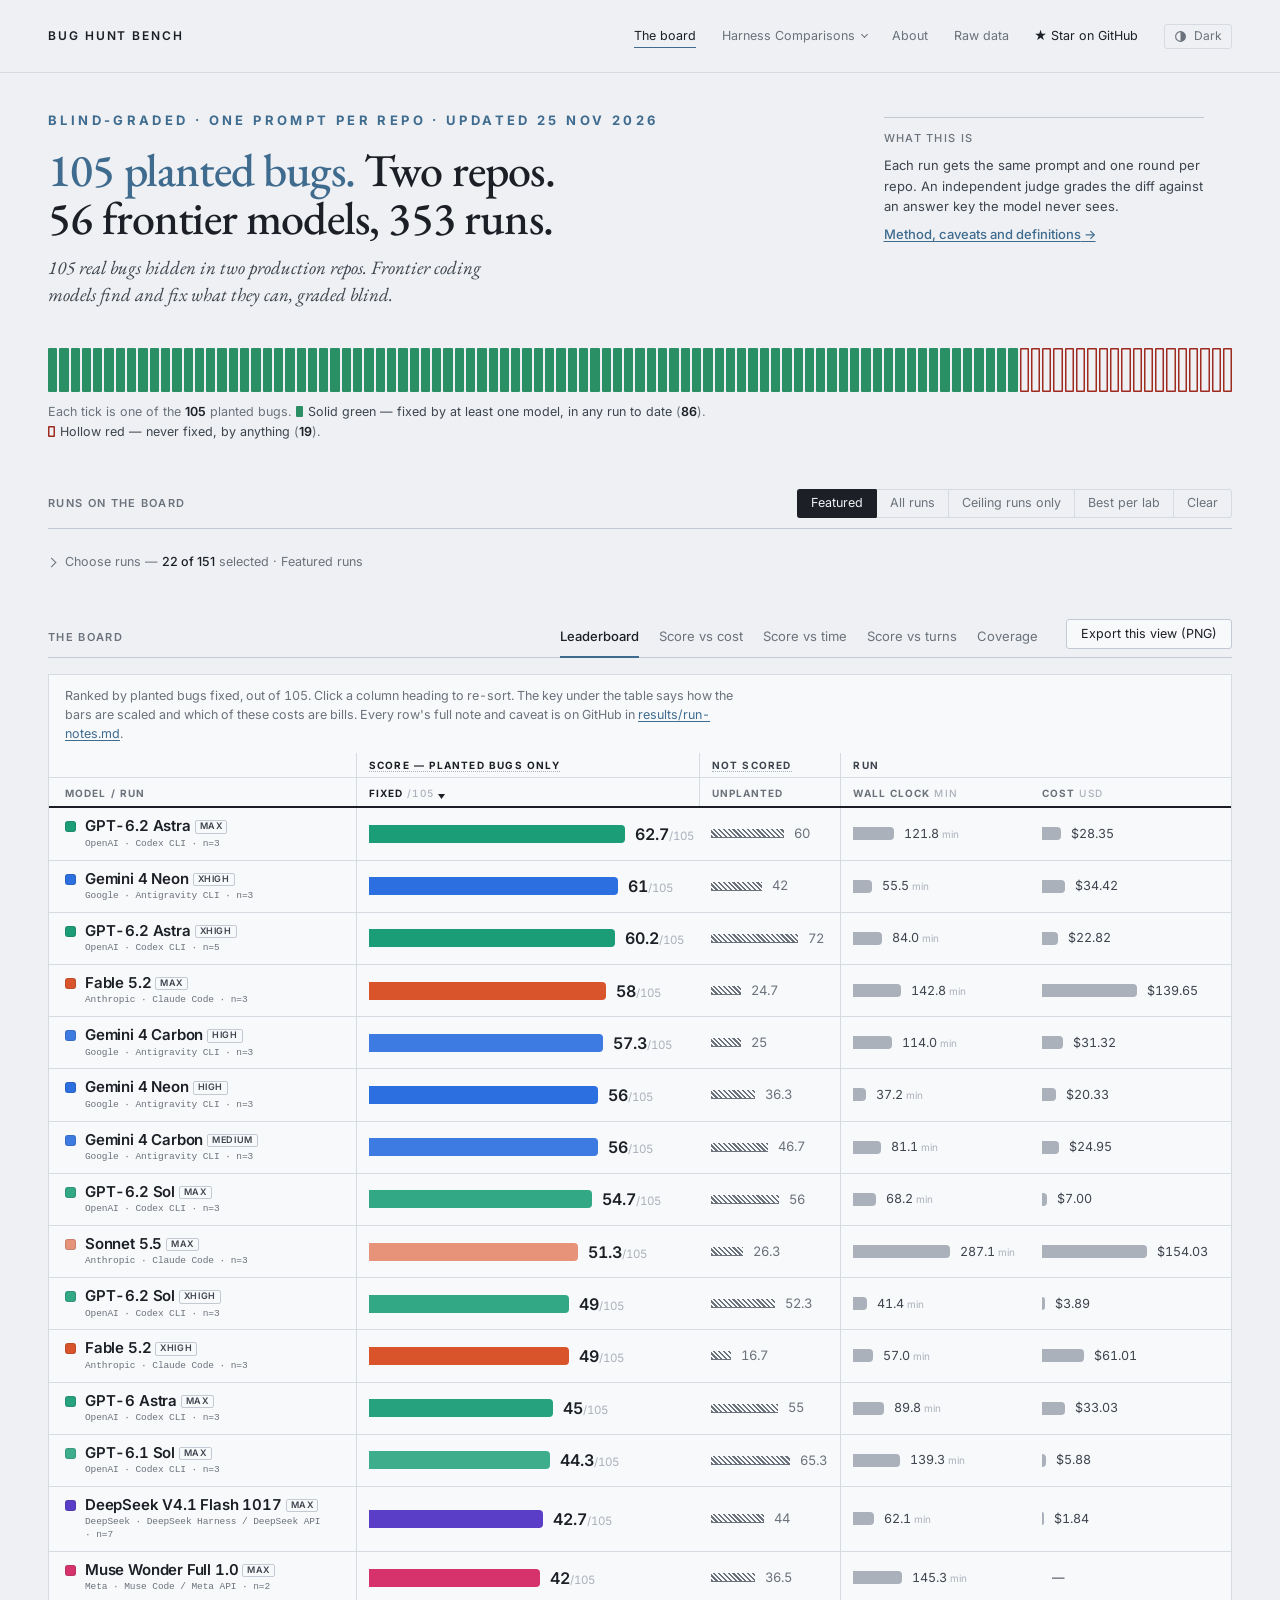
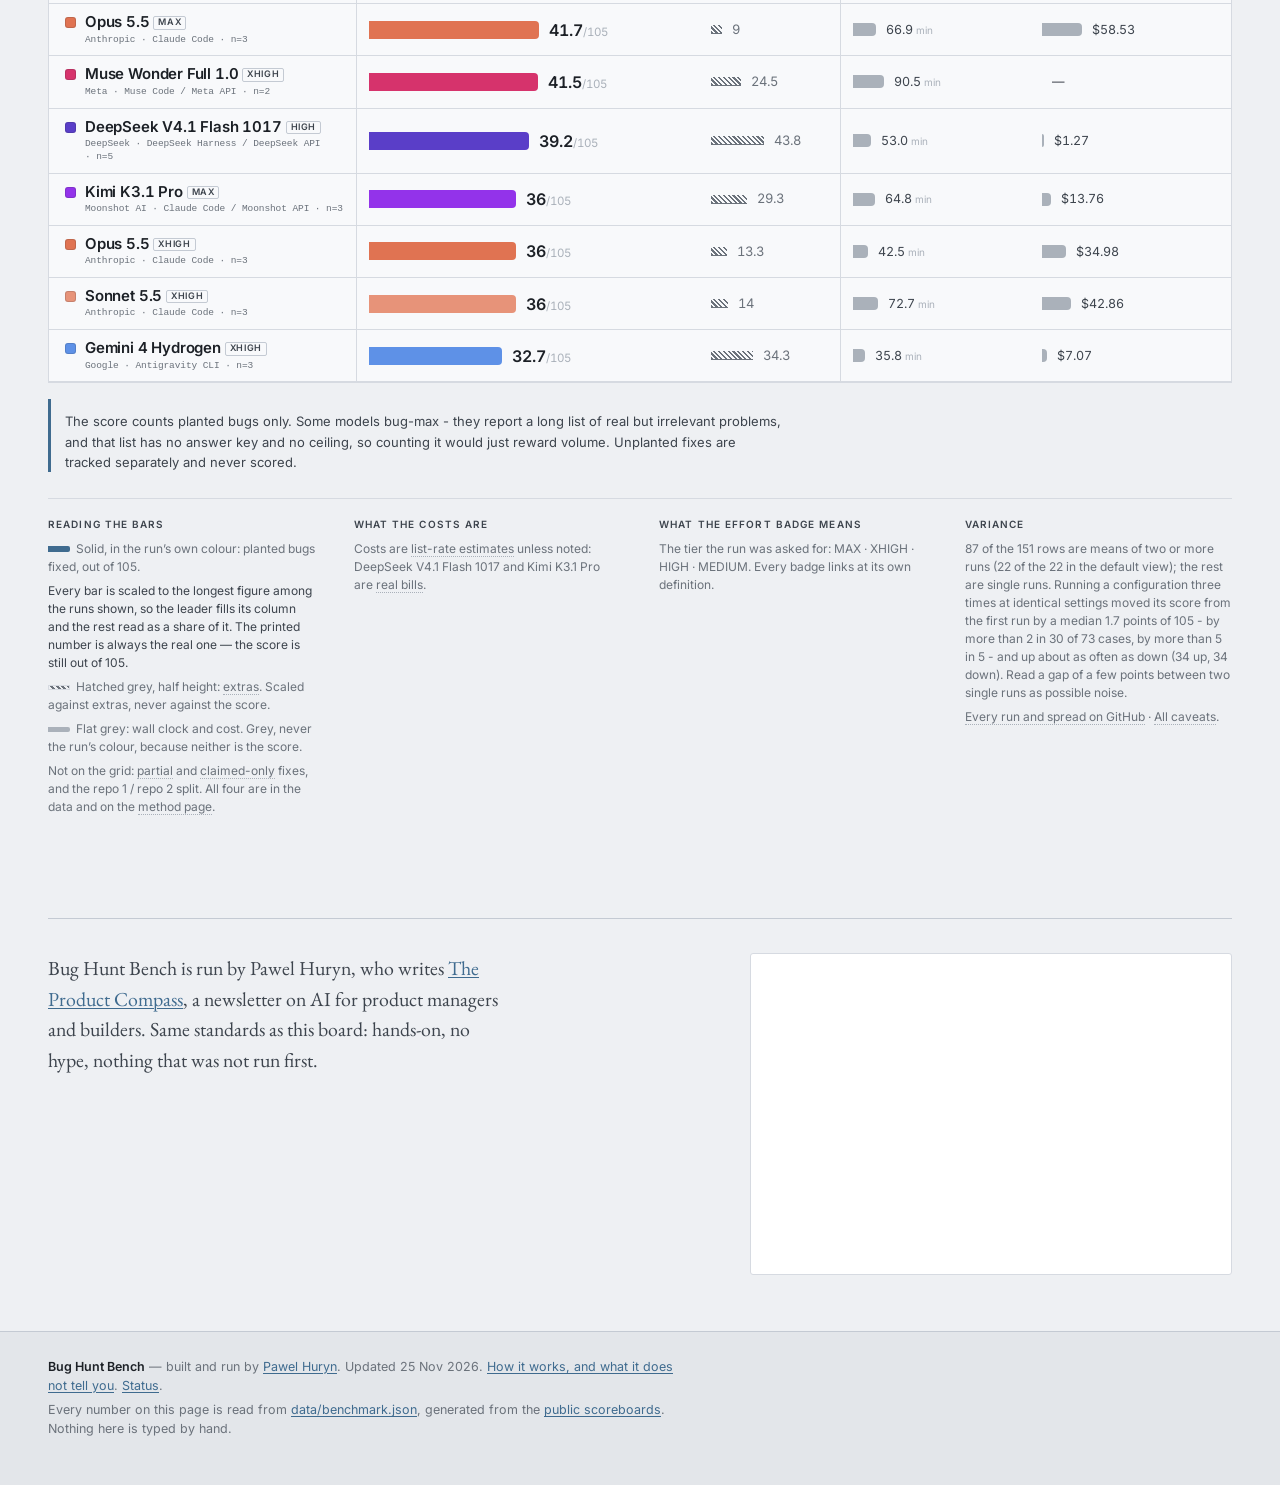
<file: index.html>
<!doctype html>
<html lang="en">
<head>
<meta charset="utf-8">
<meta name="viewport" content="width=device-width, initial-scale=1">
<title>Bug Hunt Bench — frontier coding models against real planted bugs</title>
<meta name="description" content="A blind-graded benchmark of frontier coding models on real bugs planted in two production codebases. The score counts planted bugs only; extra fixes are tracked separately and never added.">
<link rel="canonical" href="https://bughunt.productcompass.pm/">
<meta name="color-scheme" content="light dark">
<!-- theme-boot.js rewrites this to the dark surface when the dark theme is on -->
<meta name="theme-color" content="#eef0f3">
<meta name="author" content="Pawel Huryn">

<!-- The one classic, render-blocking script on the page: it stamps the theme on
     <html> before the first paint, so a dark-theme visitor never sees a white
     flash. It is a file rather than an inline block because the CSP has no
     'unsafe-inline'. -->
<script src="/assets/js/theme-boot.js?v=5919157f8a"></script>

<meta property="og:type" content="website">
<meta property="og:site_name" content="Bug Hunt Bench">
<meta property="og:title" content="Bug Hunt Bench — frontier coding models against real planted bugs">
<meta property="og:description" content="A blind-graded benchmark of frontier coding models on real bugs planted in two production codebases. The score counts planted bugs only; extra fixes are tracked separately and never added.">
<meta property="og:url" content="https://bughunt.productcompass.pm/">
<meta property="og:image" content="https://bughunt.productcompass.pm/og-image.png?v=2026-11-25-6be7d093">
<meta property="og:image:width" content="1200">
<meta property="og:image:height" content="630">
<meta property="og:image:alt" content="Bug Hunt Bench leaderboard">
<meta name="twitter:card" content="summary_large_image">
<meta name="twitter:title" content="Bug Hunt Bench — frontier coding models against real planted bugs">
<meta name="twitter:description" content="A blind-graded benchmark of frontier coding models on real bugs planted in two production codebases. The score counts planted bugs only.">
<meta name="twitter:image" content="https://bughunt.productcompass.pm/og-image.png?v=2026-11-25-6be7d093">
<meta name="twitter:creator" content="@PawelHuryn">

<link rel="icon" href="/assets/favicon.svg" type="image/svg+xml">
<link rel="icon" href="/assets/favicon-32.png" sizes="32x32" type="image/png">
<link rel="apple-touch-icon" href="/assets/apple-touch-icon.png">
<link rel="preconnect" href="https://fonts.googleapis.com">
<link rel="preconnect" href="https://fonts.gstatic.com" crossorigin>
<link rel="stylesheet" href="https://fonts.googleapis.com/css2?family=EB+Garamond:ital,wght@0,400;0,500;1,400&amp;family=Inter:wght@400;500;600&amp;display=swap">
<link rel="stylesheet" href="/assets/css/site.css?v=5919157f8a">

<!-- dateModified and url are patched at runtime from data/benchmark.json; keep the static values in sync anyway. -->
<script type="application/ld+json" id="dataset-schema">
{
  "@context": "https://schema.org",
  "@type": "Dataset",
  "name": "Bug Hunt Bench",
  "alternateName": "Bug Hunt Bench coding-model benchmark",
  "description": "A blind-graded benchmark of frontier coding models on real bugs planted in two production codebases: a TypeScript VS Code extension and a React/Supabase LMS. Each run gets one round per repo, and an independent judge grades the resulting diff against a withheld answer key. The headline score counts planted bugs only.",
  "url": "https://bughunt.productcompass.pm/",
  "sameAs": "https://github.com/phuryn/bug-hunt-bench",
  "license": "https://opensource.org/licenses/MIT",
  "isAccessibleForFree": true,
  "dateModified": "2026-08-25",
  "keywords": ["coding models", "AI benchmark", "bug fixing", "software engineering agents", "blind grading"],
  "creator": {
    "@type": "Person",
    "name": "Pawel Huryn",
    "url": "https://www.productcompass.pm",
    "sameAs": ["https://x.com/PawelHuryn", "https://www.linkedin.com/in/pawel-huryn"]
  },
  "distribution": {
    "@type": "DataDownload",
    "encodingFormat": "application/json",
    "contentUrl": "https://bughunt.productcompass.pm/data/benchmark.json"
  },
  "measurementTechnique": "Blind grading of model-produced diffs against a withheld answer key",
  "variableMeasured": [
    { "@type": "PropertyValue", "name": "fixed", "description": "Planted bugs fixed and verified against the withheld answer key. The only number in the score.", "minValue": 0, "maxValue": 105 },
    { "@type": "PropertyValue", "name": "partial", "description": "The defect was addressed but not fully closed. Not counted in the score." },
    { "@type": "PropertyValue", "name": "claimed_only", "description": "The model reported a fix that its diff does not deliver." },
    { "@type": "PropertyValue", "name": "extras", "description": "Genuine defects fixed that were never planted. Real work, deliberately kept out of the score." },
    { "@type": "PropertyValue", "name": "wall_min", "description": "Wall-clock minutes for the run: repo 1 plus repo 2 agent time, dependency install excluded.", "unitText": "minute" },
    { "@type": "PropertyValue", "name": "cost_usd", "description": "Run cost in US dollars, tagged by kind: an actual bill, a list-rate estimate, a reconstructed floor, or free.", "unitText": "USD" }
  ]
}
</script>
<script type="module" src="/assets/js/main.js?v=5919157f8a"></script>
<!-- Microsoft Clarity analytics. A file, not an inline block: the CSP has no 'unsafe-inline'. -->
<script src="/assets/js/clarity.js?v=5919157f8a" async></script>
</head>
<body>
<a class="skip-link" href="#leaderboard">Skip to the leaderboard</a>

<header class="masthead">
  <div class="wrap masthead__inner">
    <span class="wordmark" aria-current="page">Bug&nbsp;Hunt&nbsp;Bench</span>
    <div class="masthead__right">
      <nav class="masthead__nav" aria-label="Sections">
        <a href="#leaderboard" aria-current="page">The board</a>
        <details class="navmenu">
          <summary>Harness Comparisons</summary>
          <div class="navmenu__panel">
            <div class="navmenu__group">
              <p class="navmenu__bench">Bug Hunt Bench</p>
              <a class="navmenu__item" href="/harness/bug-hunt-bench-deepseek-v4-1-flash-1017" data-board-comparison>
                <span class="navmenu__title">DeepSeek V4.1 Flash 1017</span>
                <span class="navmenu__meta"></span>
              </a>
            </div>
            <div class="navmenu__group">
              <p class="navmenu__bench">Terminal-Bench 2.1</p>
              <a class="navmenu__item" href="/harness/terminal-bench-2-1-claude-haiku-5-5">
                <span class="navmenu__title">Claude Haiku 5.5</span>
                <span class="navmenu__meta"></span>
              </a>
              <a class="navmenu__item" href="/harness/terminal-bench-2-1-deepseek-v4-1-flash-1017">
                <span class="navmenu__title">DeepSeek V4.1 Flash 1017</span>
                <span class="navmenu__meta"></span>
              </a>
            </div>
          </div>
        </details>
        <a href="/method">About</a>
        <a id="source-link" href="https://github.com/phuryn/bug-hunt-bench/tree/main/results" target="_blank" rel="noopener" aria-label="Raw data (opens in a new tab)">Raw data</a>
        <a id="star-link" class="masthead__star" href="https://github.com/phuryn/bug-hunt-bench" target="_blank" rel="noopener" aria-label="Star Bug Hunt Bench on GitHub (opens in a new tab)">&#9733; Star on GitHub</a>
      </nav>
      <button type="button" class="themetoggle" id="theme-toggle" aria-pressed="false" aria-label="Dark theme">
        <svg viewBox="0 0 16 16" aria-hidden="true" focusable="false">
          <circle class="disc" cx="8" cy="8" r="6"></circle>
          <path class="half" d="M8 2a6 6 0 0 1 0 12z"></path>
        </svg>
        <span>Dark</span>
      </button>
    </div>
  </div>
</header>

<main id="main">

  <section class="hero wrap" aria-labelledby="page-title">
    <p class="kicker">Blind-graded &middot; One prompt per repo<span id="hero-updated-wrap" hidden> &middot; Updated <time id="hero-updated" datetime=""></time></span></p>
    <!-- replaced at runtime with the headline built from data/benchmark.json; the
         static text is what a crawler without JavaScript gets, and carries no figures -->
    <h1 id="page-title">Bug Hunt Bench</h1>
    <p class="lede" id="hero-lede"></p>

    <!-- The bridge: what the benchmark is, and the way through to the page that
         says it properly. The method, the caveats and the definitions moved to
         /method so the board comes first; this is the only prose about them that
         stays here, and it carries no figures, so it cannot go stale. -->
    <aside class="bridge" aria-label="What this is">
      <p class="eyebrow">What this is</p>
      <p>Each run gets the same prompt and one round per repo. An independent judge grades the diff against an answer key the model never sees.</p>
      <p class="bridge__more"><a href="/method">Method, caveats and definitions</a></p>
    </aside>

    <figure class="tickrule">
      <div class="tickrule__plot" id="tickrule-plot" aria-hidden="true"></div>
      <div class="tickrule__skeleton skeleton__row" id="tickrule-skeleton" aria-hidden="true"></div>
      <figcaption id="tickrule-caption"></figcaption>
    </figure>
  </section>

  <section class="controls wrap" aria-labelledby="controls-title">
    <div class="controls__bar">
      <h2 class="controls__title" id="controls-title">Runs on the board</h2>
      <div class="presets" role="group" aria-label="Selection presets">
        <button type="button" class="preset" data-preset="featured">Featured</button>
        <button type="button" class="preset" data-preset="all">All runs</button>
        <button type="button" class="preset" data-preset="ceiling">Ceiling runs only</button>
        <button type="button" class="preset" data-preset="best-per-lab">Best per lab</button>
        <button type="button" class="preset" data-preset="clear">Clear</button>
      </div>
    </div>
    <details class="picker" id="picker">
      <summary><span id="picker-summary">Choose runs</span></summary>
      <div class="picker__find">
        <label class="sr-only" for="picker-search">Find a model, lab, harness or effort</label>
        <div class="picker__search">
          <svg viewBox="0 0 16 16" aria-hidden="true" focusable="false">
            <circle cx="7" cy="7" r="4.6"></circle><path d="M10.4 10.4 14 14"></path>
          </svg>
          <input id="picker-search" type="search" placeholder="Find a model, lab, harness or effort" autocomplete="off" spellcheck="false" aria-describedby="picker-search-hint">
        </div>
        <button type="button" class="btn" id="picker-clear" hidden>Clear</button>
        <span class="picker__count" id="picker-count" role="status" aria-live="polite"></span>
        <div class="picker__actions" id="picker-actions" hidden>
          <button type="button" class="btn picker__primary" data-match-action="only">Show only these</button>
          <button type="button" class="btn" data-match-action="add">Select all</button>
          <button type="button" class="btn" data-match-action="remove">Unselect all</button>
        </div>
        <p class="picker__hint" id="picker-search-hint">Search all runs in this list. Use the buttons or checkboxes to change the board.</p>
      </div>
      <p class="empty picker__empty" id="picker-empty" hidden>No runs match your search.</p>
      <div class="picker__grid" id="picker-grid"></div>
    </details>
  </section>

  <section class="views wrap" id="leaderboard" aria-labelledby="views-title">
    <div class="link-notice" id="link-notice" hidden>
      <div>
        <p id="link-notice-text" role="status"></p>
        <div class="link-notice__links">
          <span id="link-notice-reports"></span>
          <a href="/results/runs.csv">All run records (CSV)</a>
        </div>
      </div>
      <button class="btn" type="button" id="link-notice-dismiss">Dismiss</button>
    </div>
    <div class="views__bar">
      <h2 class="views__title" id="views-title">The board</h2>
      <div class="views__actions">
        <div class="tabs" role="tablist" aria-label="View">
          <button type="button" class="tab" role="tab" id="tab-table" aria-controls="panel-table" aria-selected="true" data-view="table">Leaderboard</button>
          <button type="button" class="tab" role="tab" id="tab-scatter" aria-controls="panel-scatter" aria-selected="false" tabindex="-1" data-view="scatter">Score vs cost</button>
          <button type="button" class="tab" role="tab" id="tab-time" aria-controls="panel-time" aria-selected="false" tabindex="-1" data-view="time">Score vs time</button>
          <button type="button" class="tab" role="tab" id="tab-turns" aria-controls="panel-turns" aria-selected="false" tabindex="-1" data-view="turns">Score vs turns</button>
          <button type="button" class="tab" role="tab" id="tab-coverage" aria-controls="panel-coverage" aria-selected="false" tabindex="-1" data-view="coverage">Coverage</button>
        </div>
        <button type="button" class="btn btn--export" id="export-png">Export this view (PNG)</button>
      </div>
    </div>

    <div class="panel" id="panel-table" role="tabpanel" tabindex="0" aria-labelledby="tab-table">
      <div class="skeleton" id="board-skeleton" aria-hidden="true">
        <div class="skeleton__head"></div>
        <div class="skeleton__row"></div><div class="skeleton__row"></div>
        <div class="skeleton__row"></div><div class="skeleton__row"></div>
        <div class="skeleton__row"></div><div class="skeleton__row"></div>
        <div class="skeleton__row"></div><div class="skeleton__row"></div>
      </div>
      <div class="tablewrap" id="tablewrap" tabindex="0" role="region" aria-label="Leaderboard table, scrollable">
        <table class="board" id="board">
          <caption class="board__caption" id="board-caption">
            Ranked by planted bugs fixed, out of 105. Click a column heading to re-sort. The key under the table says how the bars are scaled and which of these costs are bills.
            Every row's full note and caveat is on GitHub in <a href="https://github.com/phuryn/bug-hunt-bench/blob/main/results/run-notes.md">results/run-notes.md</a>.
          </caption>
          <thead id="board-head"></thead>
          <tbody id="board-body"></tbody>
        </table>
      </div>
      <p class="empty" id="table-empty" hidden>No runs selected. Pick some above, or hit <strong>Featured</strong>.</p>
      <p class="pullquote" id="extras-pullquote"></p>
      <div class="keys" id="table-keys"></div>
    </div>

    <div class="panel" id="panel-scatter" role="tabpanel" tabindex="0" aria-labelledby="tab-scatter" hidden>
      <div class="chart" id="chart"></div>
      <p class="empty" id="scatter-empty" hidden>No runs selected. Pick some above, or hit <strong>Featured</strong>.</p>
      <div class="chart__legend" id="chart-legend"></div>
      <p class="chart__note">
        <span id="scale-note"></span>
        <span id="axis-note"></span>
        Every value here is also in the <button type="button" class="linkbtn" data-goto-view="table">leaderboard table</button>.
      </p>
    </div>

    <div class="panel" id="panel-time" role="tabpanel" tabindex="0" aria-labelledby="tab-time" hidden>
      <div class="chart" id="chart-time"></div>
      <p class="empty" id="time-empty" hidden>No runs selected. Pick some above, or hit <strong>Featured</strong>.</p>
      <div class="chart__legend" id="time-legend"></div>
      <p class="chart__note">
        <span id="time-scale-note"></span>
        <span id="time-axis-note"></span>
        Every value here is also in the <button type="button" class="linkbtn" data-goto-view="table">leaderboard table</button>.
      </p>
    </div>

    <div class="panel" id="panel-turns" role="tabpanel" tabindex="0" aria-labelledby="tab-turns" hidden>
      <div class="chart" id="chart-turns"></div>
      <p class="empty" id="turns-empty" hidden>No runs selected. Pick some above, or hit <strong>Featured</strong>.</p>
      <div class="chart__legend" id="turns-legend"></div>
      <p class="chart__note">
        A turn is one model step that either calls a tool or gives the final answer, counted from each run's own log the same way for every harness — see <a class="deflink" href="/method#def-turns">the definition</a>.
        <span id="turns-scale-note"></span>
        <span id="turns-axis-note"></span>
        Every value here is also in the <button type="button" class="linkbtn" data-goto-view="table">leaderboard table</button>, and every run's own figures are in <a href="https://github.com/phuryn/bug-hunt-bench/blob/main/results/runs.csv">results/runs.csv</a>.
      </p>
    </div>

    <div class="panel" id="panel-coverage" role="tabpanel" tabindex="0" aria-labelledby="tab-coverage" hidden>
      <div class="coverage" id="coverage-host"></div>
      <p class="empty" id="coverage-empty" hidden>No runs selected. Pick some above, or hit <strong>Featured</strong>.</p>
      <div id="coverage-note"></div>
    </div>
  </section>

  <noscript>
    <section class="prose wrap">
      <h2>This board needs JavaScript</h2>
      <p>The table and the charts are drawn in the browser from a single JSON file, so no number on this page is hand-typed. You can read the same numbers straight from the source: <a href="/data/benchmark.json">data/benchmark.json</a>, or the <a href="https://github.com/phuryn/bug-hunt-bench/tree/main/results">public scoreboards</a>. The <a href="/method">method page</a> reads from the same file.</p>
    </section>
  </noscript>
  <!-- The coda: the newsletter, last on the page and above the footer, so it is on
       every view and never between a reader and a number. The frame is Substack's
       own subscribe document (allowed by frame-src in _headers); the link in the
       sentence is the way in for anyone whose browser blocks third-party frames. -->
  <section class="coda wrap" aria-label="Subscribe to The Product Compass">
    <div class="coda__inner">
      <div class="coda__text">
        <p>Bug Hunt Bench is run by Pawel Huryn, who writes <a href="https://www.productcompass.pm/subscribe">The Product Compass</a>, a newsletter on AI for product managers and builders. Same standards as this board: hands-on, no hype, nothing that was not run first.</p>
      </div>
      <div class="coda__frame">
        <iframe class="coda__embed" src="https://www.productcompass.pm/embed" width="480" height="320" title="Subscribe to The Product Compass" loading="lazy" scrolling="no"></iframe>
      </div>
    </div>
  </section>
</main>

<footer class="footer">
  <div class="wrap footer__inner">
    <p><strong>Bug Hunt Bench</strong> — built and run by <a href="https://www.productcompass.pm">Pawel Huryn</a>. Updated <time id="footer-updated" datetime="">&nbsp;</time>. <a href="/method">How it works, and what it does not tell you</a>. <a href="https://staygreen.io/s/bug-hunt-benchmark" target="_blank" rel="noopener" aria-label="Status (opens in a new tab)">Status</a>.</p>
    <p>Every number on this page is read from <a href="/data/benchmark.json">data/benchmark.json</a>, generated from the <a href="https://github.com/phuryn/bug-hunt-bench/tree/main/results">public scoreboards</a>. Nothing here is typed by hand.</p>
  </div>
</footer>
</body>
</html>
</file>
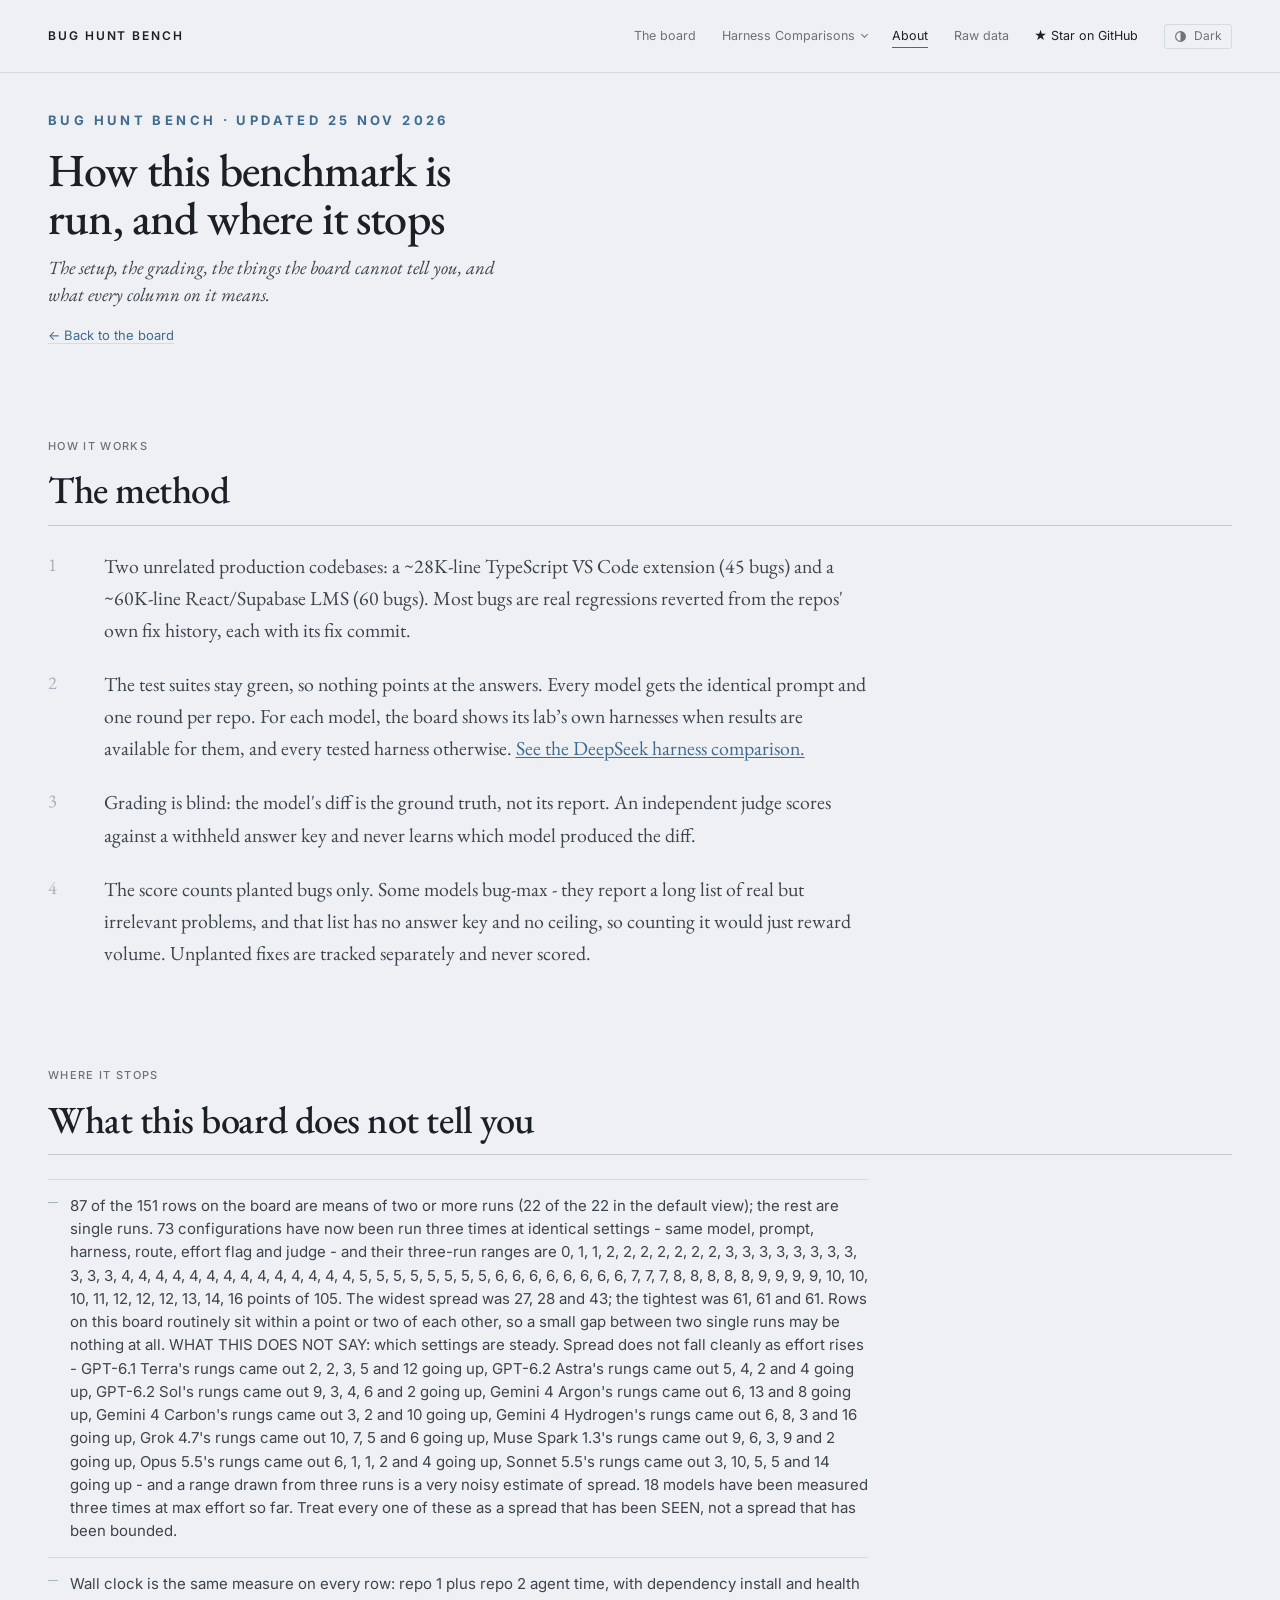
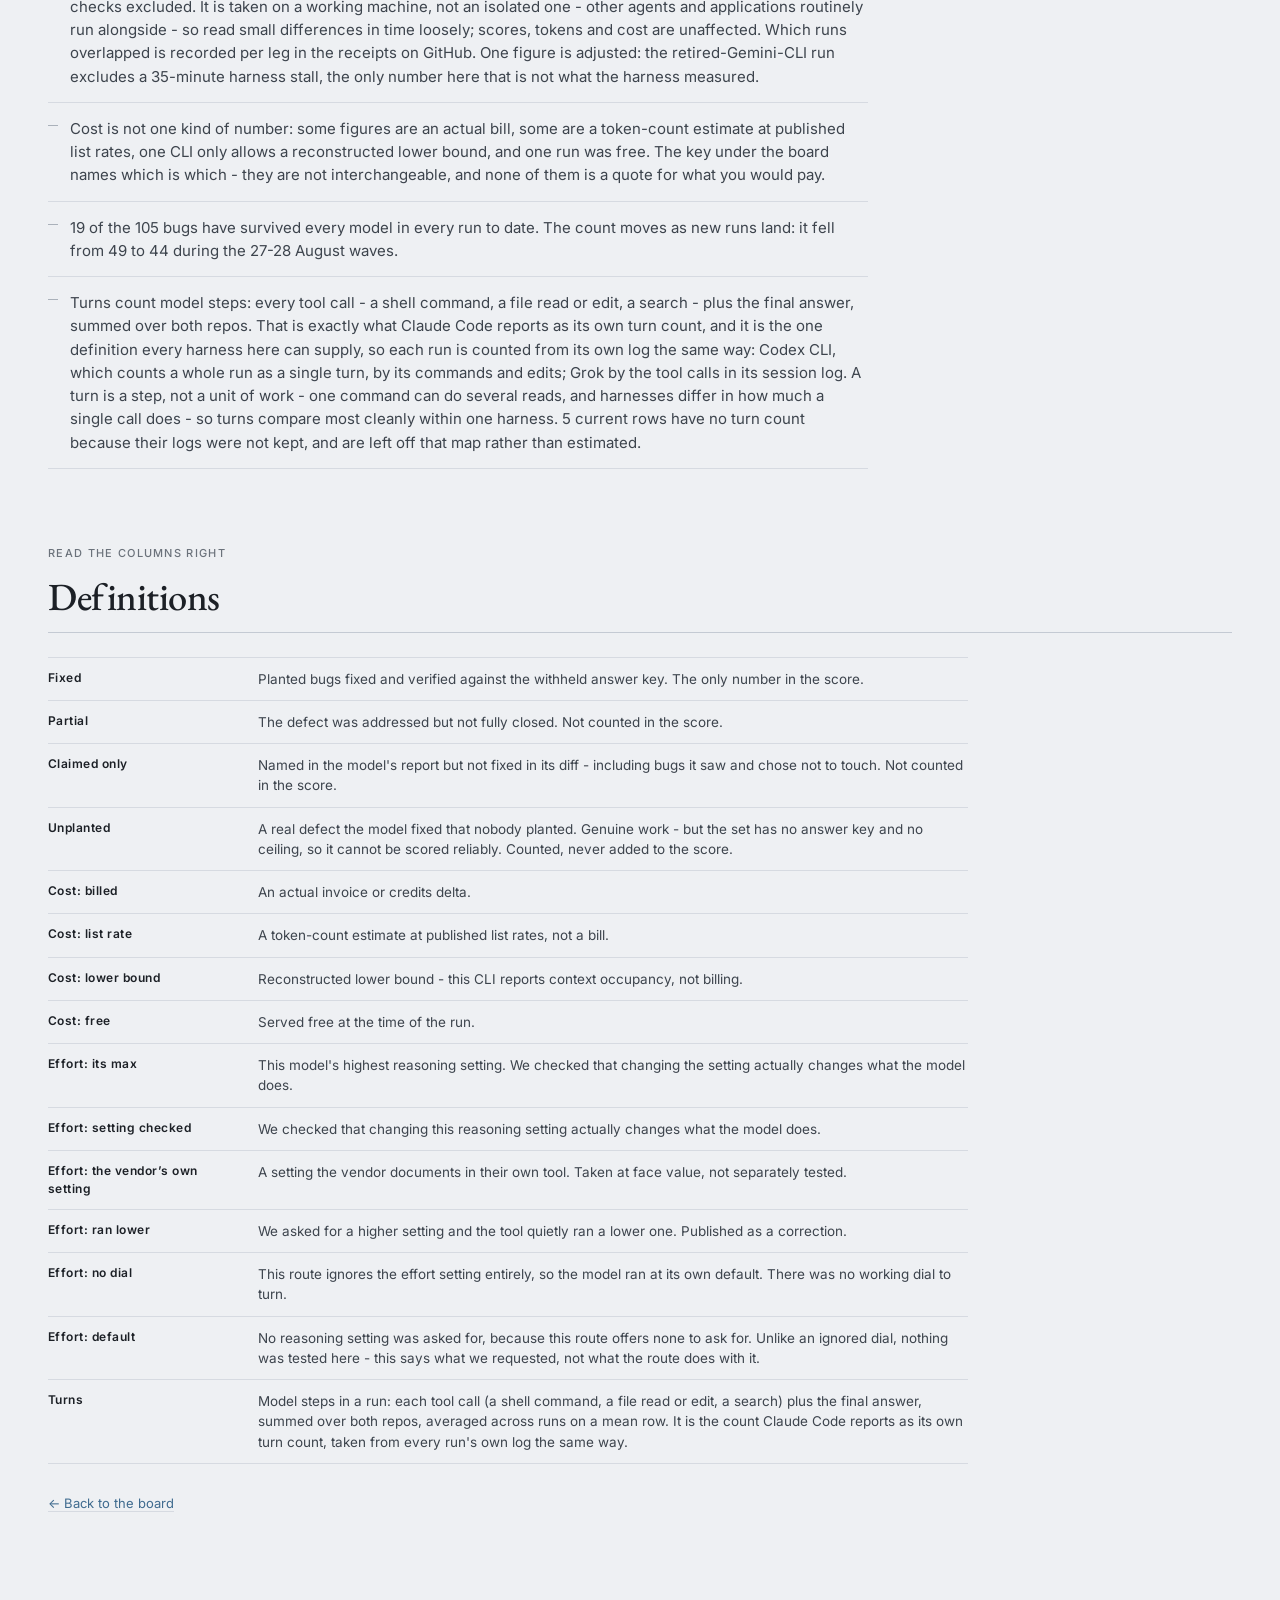
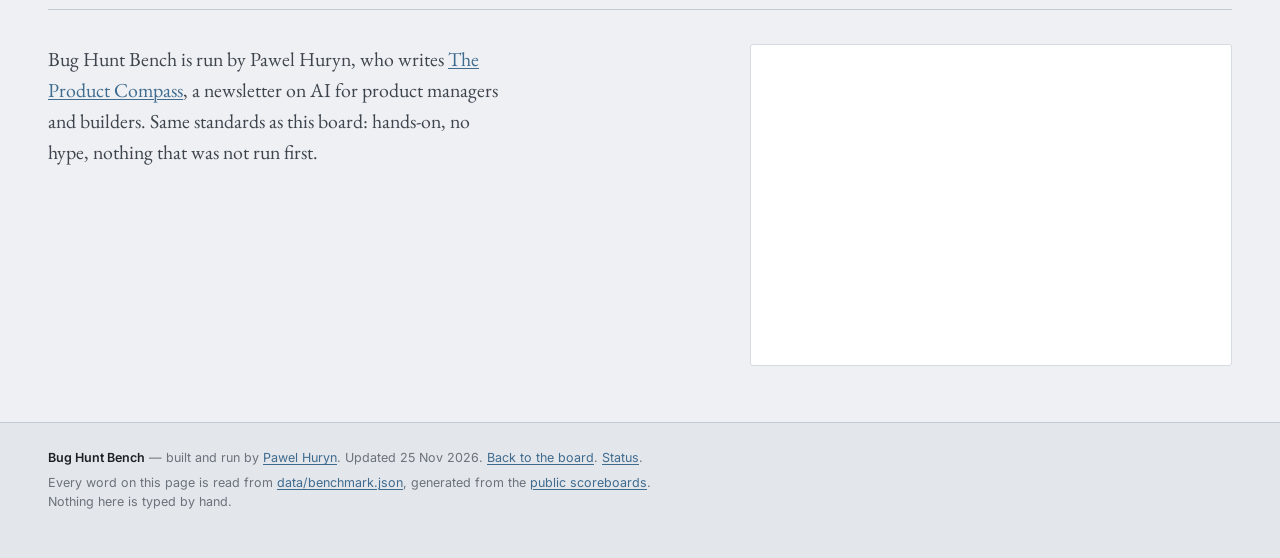
<file: method.html>
<!doctype html>
<html lang="en">
<head>
<meta charset="utf-8">
<meta name="viewport" content="width=device-width, initial-scale=1">
<title>Method, caveats and definitions — Bug Hunt Bench</title>
<meta name="description" content="How Bug Hunt Bench is run and graded, what the board cannot tell you, and what every column on it means. Rendered from the same generated data file as the board itself.">
<link rel="canonical" href="https://bughunt.productcompass.pm/method">
<meta name="color-scheme" content="light dark">
<!-- theme-boot.js rewrites this to the dark surface when the dark theme is on -->
<meta name="theme-color" content="#eef0f3">
<meta name="author" content="Pawel Huryn">

<!-- Same render-blocking theme stamp as the board: both pages share the theme,
     and a reader who picked dark on one must not get a white flash on the other. -->
<script src="/assets/js/theme-boot.js?v=5919157f8a"></script>

<meta property="og:type" content="article">
<meta property="og:site_name" content="Bug Hunt Bench">
<meta property="og:title" content="Method, caveats and definitions — Bug Hunt Bench">
<meta property="og:description" content="How Bug Hunt Bench is run and graded, what the board cannot tell you, and what every column on it means.">
<meta property="og:url" content="https://bughunt.productcompass.pm/method">
<meta property="og:image" content="https://bughunt.productcompass.pm/og-image.png?v=2026-11-25-6be7d093">
<meta property="og:image:width" content="1200">
<meta property="og:image:height" content="630">
<meta property="og:image:alt" content="Bug Hunt Bench leaderboard">
<meta name="twitter:card" content="summary_large_image">
<meta name="twitter:title" content="Method, caveats and definitions — Bug Hunt Bench">
<meta name="twitter:description" content="How Bug Hunt Bench is run and graded, what the board cannot tell you, and what every column on it means.">
<meta name="twitter:image" content="https://bughunt.productcompass.pm/og-image.png?v=2026-11-25-6be7d093">
<meta name="twitter:creator" content="@PawelHuryn">

<link rel="icon" href="/assets/favicon.svg" type="image/svg+xml">
<link rel="icon" href="/assets/favicon-32.png" sizes="32x32" type="image/png">
<link rel="apple-touch-icon" href="/assets/apple-touch-icon.png">
<link rel="preconnect" href="https://fonts.googleapis.com">
<link rel="preconnect" href="https://fonts.gstatic.com" crossorigin>
<link rel="stylesheet" href="https://fonts.googleapis.com/css2?family=EB+Garamond:ital,wght@0,400;0,500;1,400&amp;family=Inter:wght@400;500;600&amp;display=swap">
<link rel="stylesheet" href="/assets/css/site.css?v=5919157f8a">

<script type="module" src="/assets/js/method.js?v=5919157f8a"></script>
<!-- Microsoft Clarity analytics. A file, not an inline block: the CSP has no 'unsafe-inline'. -->
<script src="/assets/js/clarity.js?v=5919157f8a" async></script>
</head>
<body>
<a class="skip-link" href="#method">Skip to the method</a>

<header class="masthead">
  <div class="wrap masthead__inner">
    <a class="wordmark" href="/">Bug&nbsp;Hunt&nbsp;Bench</a>
    <div class="masthead__right">
      <nav class="masthead__nav" aria-label="Sections">
        <a href="/">The board</a>
        <details class="navmenu">
          <summary>Harness Comparisons</summary>
          <div class="navmenu__panel">
            <div class="navmenu__group">
              <p class="navmenu__bench">Bug Hunt Bench</p>
              <a class="navmenu__item" href="/harness/bug-hunt-bench-deepseek-v4-1-flash-1017" data-board-comparison>
                <span class="navmenu__title">DeepSeek V4.1 Flash 1017</span>
                <span class="navmenu__meta"></span>
              </a>
            </div>
            <div class="navmenu__group">
              <p class="navmenu__bench">Terminal-Bench 2.1</p>
              <a class="navmenu__item" href="/harness/terminal-bench-2-1-claude-haiku-5-5">
                <span class="navmenu__title">Claude Haiku 5.5</span>
                <span class="navmenu__meta"></span>
              </a>
              <a class="navmenu__item" href="/harness/terminal-bench-2-1-deepseek-v4-1-flash-1017">
                <span class="navmenu__title">DeepSeek V4.1 Flash 1017</span>
                <span class="navmenu__meta"></span>
              </a>
            </div>
          </div>
        </details>
        <a href="#method" aria-current="page">About</a>
        <a id="source-link" href="https://github.com/phuryn/bug-hunt-bench/tree/main/results" target="_blank" rel="noopener" aria-label="Raw data (opens in a new tab)">Raw data</a>
        <a id="star-link" class="masthead__star" href="https://github.com/phuryn/bug-hunt-bench" target="_blank" rel="noopener" aria-label="Star Bug Hunt Bench on GitHub (opens in a new tab)">&#9733; Star on GitHub</a>
      </nav>
      <button type="button" class="themetoggle" id="theme-toggle" aria-pressed="false" aria-label="Dark theme">
        <svg viewBox="0 0 16 16" aria-hidden="true" focusable="false">
          <circle class="disc" cx="8" cy="8" r="6"></circle>
          <path class="half" d="M8 2a6 6 0 0 1 0 12z"></path>
        </svg>
        <span>Dark</span>
      </button>
    </div>
  </div>
</header>

<main id="main">

  <section class="hero hero--method wrap" aria-labelledby="page-title">
    <p class="kicker">Bug Hunt Bench &middot; Updated <time id="hero-updated" datetime="">&nbsp;</time></p>
    <h1 id="page-title">How this benchmark is run, and where it stops</h1>
    <p class="lede">The setup, the grading, the things the board cannot tell you, and what every column on it means.</p>
    <p class="backlink"><a href="/">Back to the board</a></p>
  </section>

  <section class="prose wrap" id="method" aria-labelledby="method-title">
    <p class="eyebrow">How it works</p>
    <h2 id="method-title">The method</h2>
    <div id="method-body"></div>
  </section>

  <section class="prose wrap" id="caveats" aria-labelledby="caveats-title">
    <p class="eyebrow">Where it stops</p>
    <h2 id="caveats-title">What this board does not tell you</h2>
    <ol class="caveats" id="caveats-body"></ol>
  </section>

  <section class="prose wrap" id="definitions" aria-labelledby="glossary-title">
    <p class="eyebrow">Read the columns right</p>
    <h2 id="glossary-title">Definitions</h2>
    <dl class="glossary" id="glossary-body"></dl>
    <p class="backlink backlink--end"><a href="/">Back to the board</a></p>
  </section>

  <noscript>
    <section class="prose wrap">
      <h2>This page needs JavaScript</h2>
      <p>The method, the caveats and the definitions are drawn in the browser from a single JSON file, so nothing here is typed twice. You can read the same text straight from the source: <a href="/data/benchmark.json">data/benchmark.json</a>, or the <a href="https://github.com/phuryn/bug-hunt-bench/tree/main/results">public scoreboards</a>.</p>
    </section>
  </noscript>
  <!-- The coda: the newsletter, last on the page and above the footer, so it is on
       every view and never between a reader and a number. The frame is Substack's
       own subscribe document (allowed by frame-src in _headers); the link in the
       sentence is the way in for anyone whose browser blocks third-party frames. -->
  <section class="coda wrap" aria-label="Subscribe to The Product Compass">
    <div class="coda__inner">
      <div class="coda__text">
        <p>Bug Hunt Bench is run by Pawel Huryn, who writes <a href="https://www.productcompass.pm/subscribe">The Product Compass</a>, a newsletter on AI for product managers and builders. Same standards as this board: hands-on, no hype, nothing that was not run first.</p>
      </div>
      <div class="coda__frame">
        <iframe class="coda__embed" src="https://www.productcompass.pm/embed" width="480" height="320" title="Subscribe to The Product Compass" loading="lazy" scrolling="no"></iframe>
      </div>
    </div>
  </section>
</main>

<footer class="footer">
  <div class="wrap footer__inner">
    <p><strong>Bug Hunt Bench</strong> — built and run by <a href="https://www.productcompass.pm">Pawel Huryn</a>. Updated <time id="footer-updated" datetime="">&nbsp;</time>. <a href="/">Back to the board</a>. <a href="https://staygreen.io/s/bug-hunt-benchmark" target="_blank" rel="noopener" aria-label="Status (opens in a new tab)">Status</a>.</p>
    <p>Every word on this page is read from <a href="/data/benchmark.json">data/benchmark.json</a>, generated from the <a href="https://github.com/phuryn/bug-hunt-bench/tree/main/results">public scoreboards</a>. Nothing here is typed by hand.</p>
  </div>
</footer>
</body>
</html>
</file>
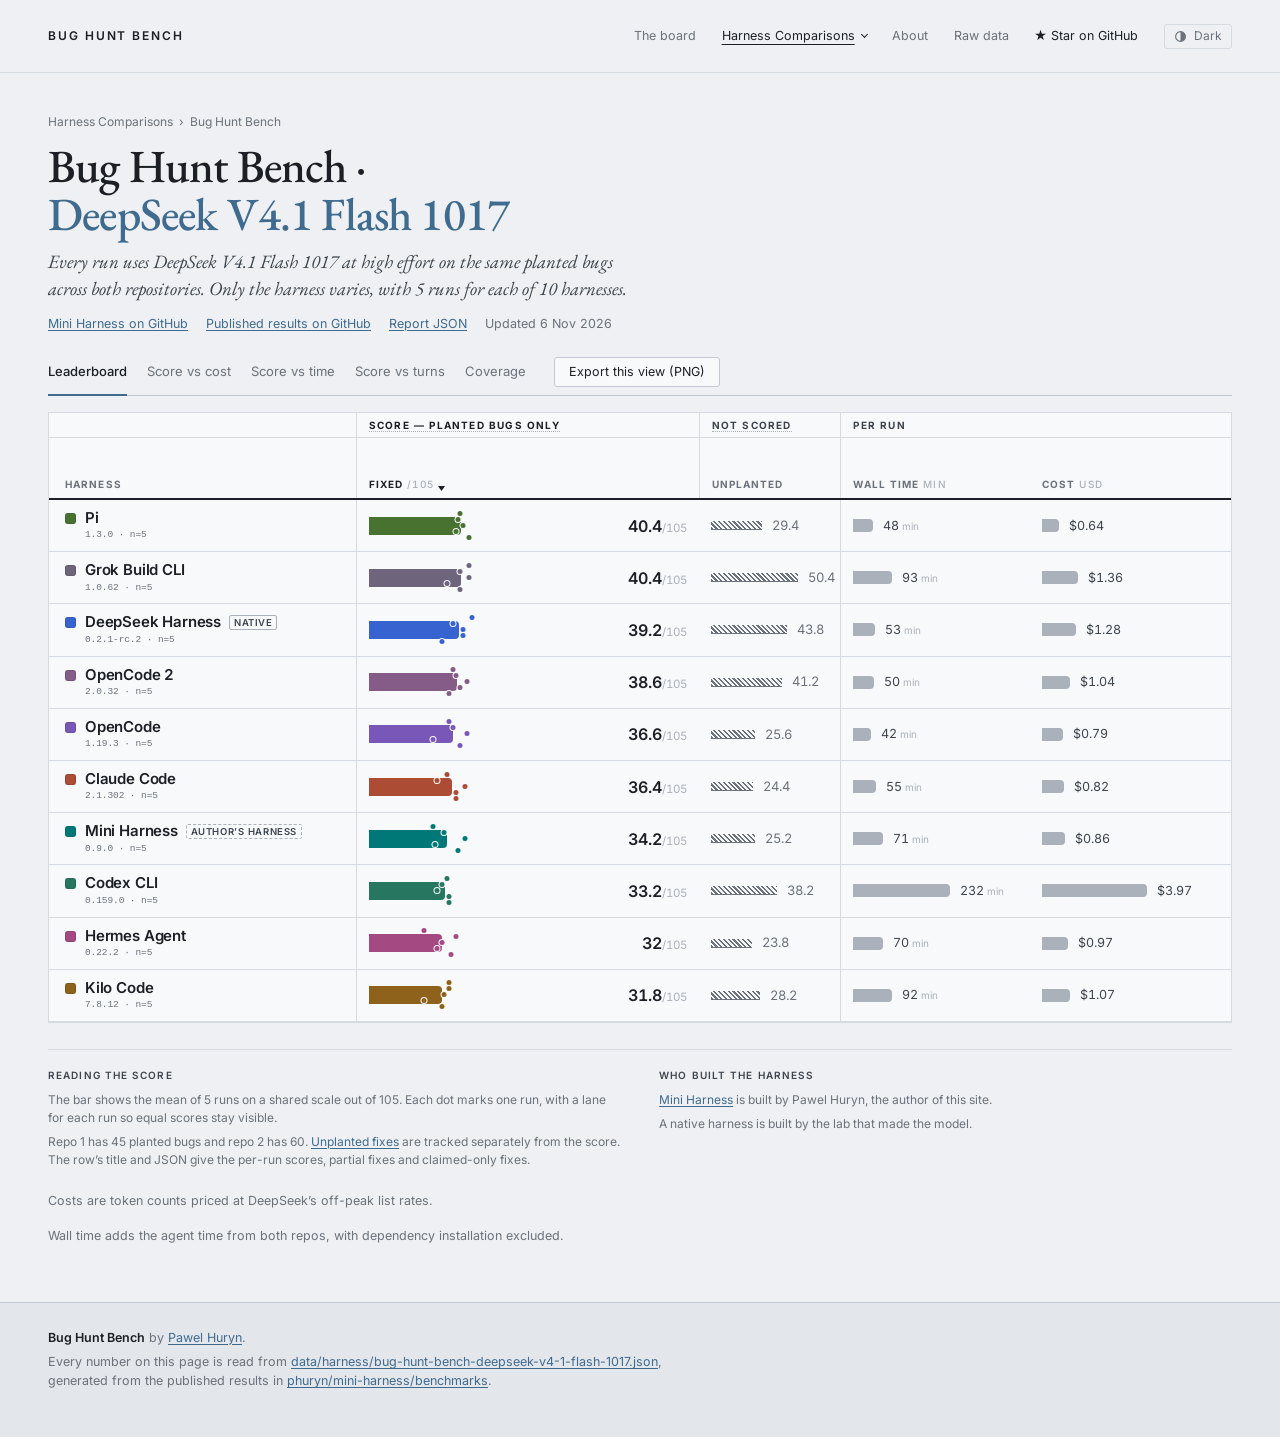
<file: harness/bug-hunt-bench-deepseek-v4-1-flash-1017.html>
<!doctype html>
<html lang="en">
<head>
<meta charset="utf-8">
<meta name="viewport" content="width=device-width, initial-scale=1">
<title>Bug Hunt Bench · DeepSeek V4.1 Flash 1017 | Harness Comparisons</title>
<meta name="description" content="Compare scores, cost, time and coverage across harnesses running DeepSeek V4.1 Flash 1017 on Bug Hunt Bench.">
<link rel="canonical" href="https://bughunt.productcompass.pm/harness/bug-hunt-bench-deepseek-v4-1-flash-1017">
<meta name="color-scheme" content="light dark">
<!-- theme-boot.js rewrites this to the dark surface when the dark theme is on -->
<meta name="theme-color" content="#eef0f3">
<meta name="author" content="Pawel Huryn">

<!-- The pages share the board's render-blocking theme stamp,
     and a reader who picked dark on one must not get a white flash on the other. -->
<script src="/assets/js/theme-boot.js?v=5919157f8a"></script>

<meta property="og:type" content="article">
<meta property="og:site_name" content="Bug Hunt Bench">
<meta property="og:title" content="Bug Hunt Bench · DeepSeek V4.1 Flash 1017">
<meta property="og:description" content="Compare scores, cost, time and coverage across harnesses running DeepSeek V4.1 Flash 1017 on Bug Hunt Bench.">
<meta property="og:url" content="https://bughunt.productcompass.pm/harness/bug-hunt-bench-deepseek-v4-1-flash-1017">
<meta property="og:image" content="https://bughunt.productcompass.pm/og-image.png?v=2026-11-25-6be7d093">
<meta property="og:image:width" content="1200">
<meta property="og:image:height" content="630">
<meta property="og:image:alt" content="Bug Hunt Bench leaderboard">
<meta name="twitter:card" content="summary_large_image">
<meta name="twitter:title" content="Bug Hunt Bench · DeepSeek V4.1 Flash 1017">
<meta name="twitter:description" content="Compare scores, cost, time and coverage across harnesses running DeepSeek V4.1 Flash 1017 on Bug Hunt Bench.">
<meta name="twitter:image" content="https://bughunt.productcompass.pm/og-image.png?v=2026-11-25-6be7d093">
<meta name="twitter:creator" content="@PawelHuryn">

<link rel="icon" href="/assets/favicon.svg" type="image/svg+xml">
<link rel="icon" href="/assets/favicon-32.png" sizes="32x32" type="image/png">
<link rel="apple-touch-icon" href="/assets/apple-touch-icon.png">
<link rel="preconnect" href="https://fonts.googleapis.com">
<link rel="preconnect" href="https://fonts.gstatic.com" crossorigin>
<link rel="stylesheet" href="https://fonts.googleapis.com/css2?family=EB+Garamond:ital,wght@0,400;0,500;1,400&amp;family=Inter:wght@400;500;600&amp;display=swap">
<link rel="stylesheet" href="/assets/css/site.css?v=5919157f8a">

<script type="module" src="/assets/js/report.js?v=5919157f8a"></script>
<!-- Microsoft Clarity analytics. A file, not an inline block: the CSP has no 'unsafe-inline'. -->
<script src="/assets/js/clarity.js?v=5919157f8a" async></script>
</head>
<body class="report">
<a class="skip-link" href="#main">Skip to content</a>

<header class="masthead">
  <div class="wrap masthead__inner">
    <a class="wordmark" href="/">Bug&nbsp;Hunt&nbsp;Bench</a>
    <div class="masthead__right">
      <nav class="masthead__nav" aria-label="Sections">
        <a href="/">The board</a>
        <details class="navmenu">
          <summary>Harness Comparisons</summary>
          <div class="navmenu__panel">
            <div class="navmenu__group">
              <p class="navmenu__bench">Bug Hunt Bench</p>
              <a class="navmenu__item" href="/harness/bug-hunt-bench-deepseek-v4-1-flash-1017" aria-current="page" data-board-comparison>
                <span class="navmenu__title">DeepSeek V4.1 Flash 1017</span>
                <span class="navmenu__meta"></span>
              </a>
            </div>
            <div class="navmenu__group">
              <p class="navmenu__bench">Terminal-Bench 2.1</p>
              <a class="navmenu__item" href="/harness/terminal-bench-2-1-claude-haiku-5-5">
                <span class="navmenu__title">Claude Haiku 5.5</span>
                <span class="navmenu__meta"></span>
              </a>
              <a class="navmenu__item" href="/harness/terminal-bench-2-1-deepseek-v4-1-flash-1017">
                <span class="navmenu__title">DeepSeek V4.1 Flash 1017</span>
                <span class="navmenu__meta"></span>
              </a>
            </div>
          </div>
        </details>
        <a href="/method">About</a>
        <a id="source-link" href="https://github.com/phuryn/bug-hunt-bench/tree/main/results" target="_blank" rel="noopener" aria-label="Raw data (opens in a new tab)">Raw data</a>
        <a id="star-link" class="masthead__star" href="https://github.com/phuryn/bug-hunt-bench" target="_blank" rel="noopener" aria-label="Star Bug Hunt Bench on GitHub (opens in a new tab)">&#9733; Star on GitHub</a>
      </nav>
      <button type="button" class="themetoggle" id="theme-toggle" aria-pressed="false" aria-label="Dark theme">
        <svg viewBox="0 0 16 16" aria-hidden="true" focusable="false">
          <circle class="disc" cx="8" cy="8" r="6"></circle>
          <path class="half" d="M8 2a6 6 0 0 1 0 12z"></path>
        </svg>
        <span>Dark</span>
      </button>
    </div>
  </div>
</header>

<main id="main">
  <div class="wrap report-head">
    <p class="crumbs">Harness Comparisons <span aria-hidden="true">›</span> Bug Hunt Bench</p>
    <h1>Bug Hunt Bench&nbsp;· <em>DeepSeek V4.1 Flash 1017</em></h1>
    <p class="lede" id="report-lede"></p>
    <p class="report-links"><a href="https://github.com/phuryn/mini-harness" id="report-harness">Mini Harness on GitHub</a>
      <a href="https://github.com/phuryn/mini-harness/tree/main/benchmarks/bug-hunt-bench--deepseek-v4.1-flash-1017" id="report-source">Published results on GitHub</a>
      <a href="/data/harness/bug-hunt-bench-deepseek-v4-1-flash-1017.json" id="report-json">Report JSON</a>
      <time id="report-updated" hidden></time></p>
  </div>
  <section class="views wrap" id="report-views" aria-label="Harness comparison results">
    <div class="views__bar">
      <div class="views__actions">
        <div class="tabs" role="tablist" aria-label="View">
          <button type="button" class="tab" role="tab" id="tab-table" aria-controls="panel-table" aria-selected="true" tabindex="0" data-view="table">Leaderboard</button>
          <button type="button" class="tab" role="tab" id="tab-cost" aria-controls="panel-cost" aria-selected="false" tabindex="-1" data-view="cost">Score vs cost</button>
          <button type="button" class="tab" role="tab" id="tab-time" aria-controls="panel-time" aria-selected="false" tabindex="-1" data-view="time">Score vs time</button>
          <button type="button" class="tab" role="tab" id="tab-turns" aria-controls="panel-turns" aria-selected="false" tabindex="-1" data-view="turns">Score vs turns</button>
          <button type="button" class="tab" role="tab" id="tab-coverage" aria-controls="panel-coverage" aria-selected="false" tabindex="-1" data-view="coverage">Coverage</button>
        </div>
        <button type="button" class="btn btn--export" id="export-png" title="Download the current view as a PNG">Export this view (PNG)</button>
      </div>
    </div>
    <div class="panel" id="panel-table" role="tabpanel" tabindex="0" aria-labelledby="tab-table">
      <div class="tablewrap">
        <table class="board report-board" id="report-board" role="table" aria-label="Harness leaderboard">
          <thead id="board-head"></thead>
          <tbody id="board-body"></tbody>
        </table>
      </div>
      <div class="keys" id="table-keys"></div>
    </div>
    <div class="panel" id="panel-cost" role="tabpanel" tabindex="0" aria-labelledby="tab-cost" hidden>
      <div class="chart chart-host"></div>
    </div>
    <div class="panel" id="panel-time" role="tabpanel" tabindex="0" aria-labelledby="tab-time" hidden>
      <div class="chart chart-host"></div>
    </div>
    <div class="panel" id="panel-turns" role="tabpanel" tabindex="0" aria-labelledby="tab-turns" hidden>
      <div class="chart chart-host"></div>
    </div>
    <div class="panel" id="panel-coverage" role="tabpanel" tabindex="0" aria-labelledby="tab-coverage" hidden>
      <div class="chart coverage" id="coverage-host"></div>
      <div id="coverage-note"></div>
    </div>
    <p class="chart__note" id="report-cost-note"></p>
    <p class="chart__note" id="report-time-note"></p>
  </section>
  <noscript>
    <p class="wrap">This comparison uses JavaScript to display its data. Read the <a href="/data/harness/bug-hunt-bench-deepseek-v4-1-flash-1017.json">report JSON</a> directly.</p>
  </noscript>
</main>

<footer class="footer">
  <div class="wrap footer__inner">
    <p><strong>Bug Hunt Bench</strong> by <a href="https://www.productcompass.pm">Pawel Huryn</a>.</p>
    <p>Every number on this page is read from <a href="/data/harness/bug-hunt-bench-deepseek-v4-1-flash-1017.json">data/harness/bug-hunt-bench-deepseek-v4-1-flash-1017.json</a>,
      generated from the published results in <a href="https://github.com/phuryn/mini-harness/tree/main/benchmarks/bug-hunt-bench--deepseek-v4.1-flash-1017" id="report-footer-source">phuryn/mini-harness/benchmarks</a>.</p>
  </div>
</footer>
</body>
</html>
</file>
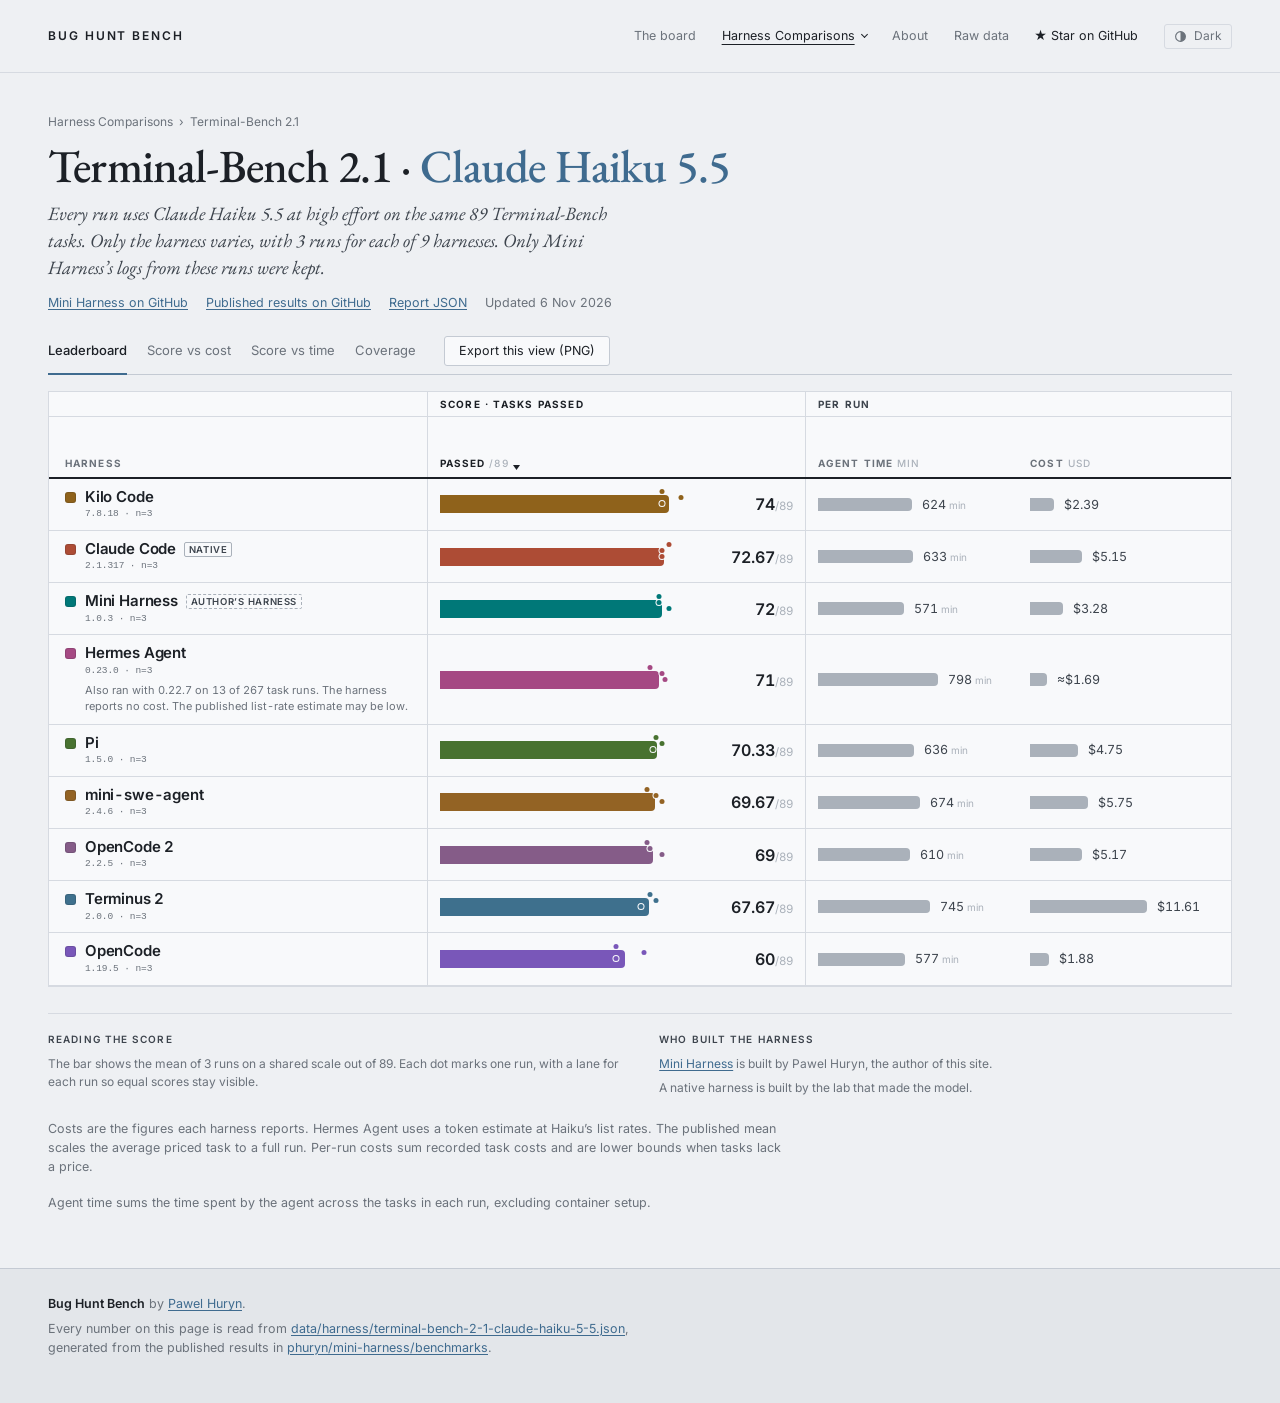
<file: harness/terminal-bench-2-1-claude-haiku-5-5.html>
<!doctype html>
<html lang="en">
<head>
<meta charset="utf-8">
<meta name="viewport" content="width=device-width, initial-scale=1">
<title>Terminal-Bench 2.1 · Claude Haiku 5.5 | Harness Comparisons</title>
<meta name="description" content="Compare scores, cost, time and coverage across harnesses running Claude Haiku 5.5 on Terminal-Bench 2.1.">
<link rel="canonical" href="https://bughunt.productcompass.pm/harness/terminal-bench-2-1-claude-haiku-5-5">
<meta name="color-scheme" content="light dark">
<!-- theme-boot.js rewrites this to the dark surface when the dark theme is on -->
<meta name="theme-color" content="#eef0f3">
<meta name="author" content="Pawel Huryn">

<!-- The pages share the board's render-blocking theme stamp,
     and a reader who picked dark on one must not get a white flash on the other. -->
<script src="/assets/js/theme-boot.js?v=5919157f8a"></script>

<meta property="og:type" content="article">
<meta property="og:site_name" content="Bug Hunt Bench">
<meta property="og:title" content="Terminal-Bench 2.1 · Claude Haiku 5.5">
<meta property="og:description" content="Compare scores, cost, time and coverage across harnesses running Claude Haiku 5.5 on Terminal-Bench 2.1.">
<meta property="og:url" content="https://bughunt.productcompass.pm/harness/terminal-bench-2-1-claude-haiku-5-5">
<meta property="og:image" content="https://bughunt.productcompass.pm/og-image.png?v=2026-11-25-6be7d093">
<meta property="og:image:width" content="1200">
<meta property="og:image:height" content="630">
<meta property="og:image:alt" content="Bug Hunt Bench leaderboard">
<meta name="twitter:card" content="summary_large_image">
<meta name="twitter:title" content="Terminal-Bench 2.1 · Claude Haiku 5.5">
<meta name="twitter:description" content="Compare scores, cost, time and coverage across harnesses running Claude Haiku 5.5 on Terminal-Bench 2.1.">
<meta name="twitter:image" content="https://bughunt.productcompass.pm/og-image.png?v=2026-11-25-6be7d093">
<meta name="twitter:creator" content="@PawelHuryn">

<link rel="icon" href="/assets/favicon.svg" type="image/svg+xml">
<link rel="icon" href="/assets/favicon-32.png" sizes="32x32" type="image/png">
<link rel="apple-touch-icon" href="/assets/apple-touch-icon.png">
<link rel="preconnect" href="https://fonts.googleapis.com">
<link rel="preconnect" href="https://fonts.gstatic.com" crossorigin>
<link rel="stylesheet" href="https://fonts.googleapis.com/css2?family=EB+Garamond:ital,wght@0,400;0,500;1,400&amp;family=Inter:wght@400;500;600&amp;display=swap">
<link rel="stylesheet" href="/assets/css/site.css?v=5919157f8a">

<script type="module" src="/assets/js/report.js?v=5919157f8a"></script>
<!-- Microsoft Clarity analytics. A file, not an inline block: the CSP has no 'unsafe-inline'. -->
<script src="/assets/js/clarity.js?v=5919157f8a" async></script>
</head>
<body class="report">
<a class="skip-link" href="#main">Skip to content</a>

<header class="masthead">
  <div class="wrap masthead__inner">
    <a class="wordmark" href="/">Bug&nbsp;Hunt&nbsp;Bench</a>
    <div class="masthead__right">
      <nav class="masthead__nav" aria-label="Sections">
        <a href="/">The board</a>
        <details class="navmenu">
          <summary>Harness Comparisons</summary>
          <div class="navmenu__panel">
            <div class="navmenu__group">
              <p class="navmenu__bench">Bug Hunt Bench</p>
              <a class="navmenu__item" href="/harness/bug-hunt-bench-deepseek-v4-1-flash-1017" data-board-comparison>
                <span class="navmenu__title">DeepSeek V4.1 Flash 1017</span>
                <span class="navmenu__meta"></span>
              </a>
            </div>
            <div class="navmenu__group">
              <p class="navmenu__bench">Terminal-Bench 2.1</p>
              <a class="navmenu__item" href="/harness/terminal-bench-2-1-claude-haiku-5-5" aria-current="page">
                <span class="navmenu__title">Claude Haiku 5.5</span>
                <span class="navmenu__meta"></span>
              </a>
              <a class="navmenu__item" href="/harness/terminal-bench-2-1-deepseek-v4-1-flash-1017">
                <span class="navmenu__title">DeepSeek V4.1 Flash 1017</span>
                <span class="navmenu__meta"></span>
              </a>
            </div>
          </div>
        </details>
        <a href="/method">About</a>
        <a id="source-link" href="https://github.com/phuryn/bug-hunt-bench/tree/main/results" target="_blank" rel="noopener" aria-label="Raw data (opens in a new tab)">Raw data</a>
        <a id="star-link" class="masthead__star" href="https://github.com/phuryn/bug-hunt-bench" target="_blank" rel="noopener" aria-label="Star Bug Hunt Bench on GitHub (opens in a new tab)">&#9733; Star on GitHub</a>
      </nav>
      <button type="button" class="themetoggle" id="theme-toggle" aria-pressed="false" aria-label="Dark theme">
        <svg viewBox="0 0 16 16" aria-hidden="true" focusable="false">
          <circle class="disc" cx="8" cy="8" r="6"></circle>
          <path class="half" d="M8 2a6 6 0 0 1 0 12z"></path>
        </svg>
        <span>Dark</span>
      </button>
    </div>
  </div>
</header>

<main id="main">
  <div class="wrap report-head">
    <p class="crumbs">Harness Comparisons <span aria-hidden="true">›</span> Terminal-Bench 2.1</p>
    <h1>Terminal-Bench 2.1&nbsp;· <em>Claude Haiku 5.5</em></h1>
    <p class="lede" id="report-lede"></p>
    <p class="report-links"><a href="https://github.com/phuryn/mini-harness" id="report-harness">Mini Harness on GitHub</a>
      <a href="https://github.com/phuryn/mini-harness/tree/main/benchmarks/terminal-bench-2.1--claude-haiku-5.5" id="report-source">Published results on GitHub</a>
      <a href="/data/harness/terminal-bench-2-1-claude-haiku-5-5.json" id="report-json">Report JSON</a>
      <time id="report-updated" hidden></time></p>
  </div>
  <section class="views wrap" id="report-views" aria-label="Harness comparison results">
    <div class="views__bar">
      <div class="views__actions">
        <div class="tabs" role="tablist" aria-label="View">
          <button type="button" class="tab" role="tab" id="tab-table" aria-controls="panel-table" aria-selected="true" tabindex="0" data-view="table">Leaderboard</button>
          <button type="button" class="tab" role="tab" id="tab-cost" aria-controls="panel-cost" aria-selected="false" tabindex="-1" data-view="cost">Score vs cost</button>
          <button type="button" class="tab" role="tab" id="tab-time" aria-controls="panel-time" aria-selected="false" tabindex="-1" data-view="time">Score vs time</button>
          <button type="button" class="tab" role="tab" id="tab-coverage" aria-controls="panel-coverage" aria-selected="false" tabindex="-1" data-view="coverage">Coverage</button>
        </div>
        <button type="button" class="btn btn--export" id="export-png" title="Download the current view as a PNG">Export this view (PNG)</button>
      </div>
    </div>
    <div class="panel" id="panel-table" role="tabpanel" tabindex="0" aria-labelledby="tab-table">
      <div class="tablewrap">
        <table class="board report-board" id="report-board" role="table" aria-label="Harness leaderboard">
          <thead id="board-head"></thead>
          <tbody id="board-body"></tbody>
        </table>
      </div>
      <div class="keys" id="table-keys"></div>
    </div>
    <div class="panel" id="panel-cost" role="tabpanel" tabindex="0" aria-labelledby="tab-cost" hidden>
      <div class="chart chart-host"></div>
    </div>
    <div class="panel" id="panel-time" role="tabpanel" tabindex="0" aria-labelledby="tab-time" hidden>
      <div class="chart chart-host"></div>
    </div>
    <div class="panel" id="panel-coverage" role="tabpanel" tabindex="0" aria-labelledby="tab-coverage" hidden>
      <div class="chart coverage" id="coverage-host"></div>
      <div id="coverage-note"></div>
    </div>
    <p class="chart__note" id="report-cost-note"></p>
    <p class="chart__note" id="report-time-note"></p>
  </section>
  <noscript>
    <p class="wrap">This comparison uses JavaScript to display its data. Read the <a href="/data/harness/terminal-bench-2-1-claude-haiku-5-5.json">report JSON</a> directly.</p>
  </noscript>
</main>

<footer class="footer">
  <div class="wrap footer__inner">
    <p><strong>Bug Hunt Bench</strong> by <a href="https://www.productcompass.pm">Pawel Huryn</a>.</p>
    <p>Every number on this page is read from <a href="/data/harness/terminal-bench-2-1-claude-haiku-5-5.json">data/harness/terminal-bench-2-1-claude-haiku-5-5.json</a>,
      generated from the published results in <a href="https://github.com/phuryn/mini-harness/tree/main/benchmarks/terminal-bench-2.1--claude-haiku-5.5" id="report-footer-source">phuryn/mini-harness/benchmarks</a>.</p>
  </div>
</footer>
</body>
</html>
</file>
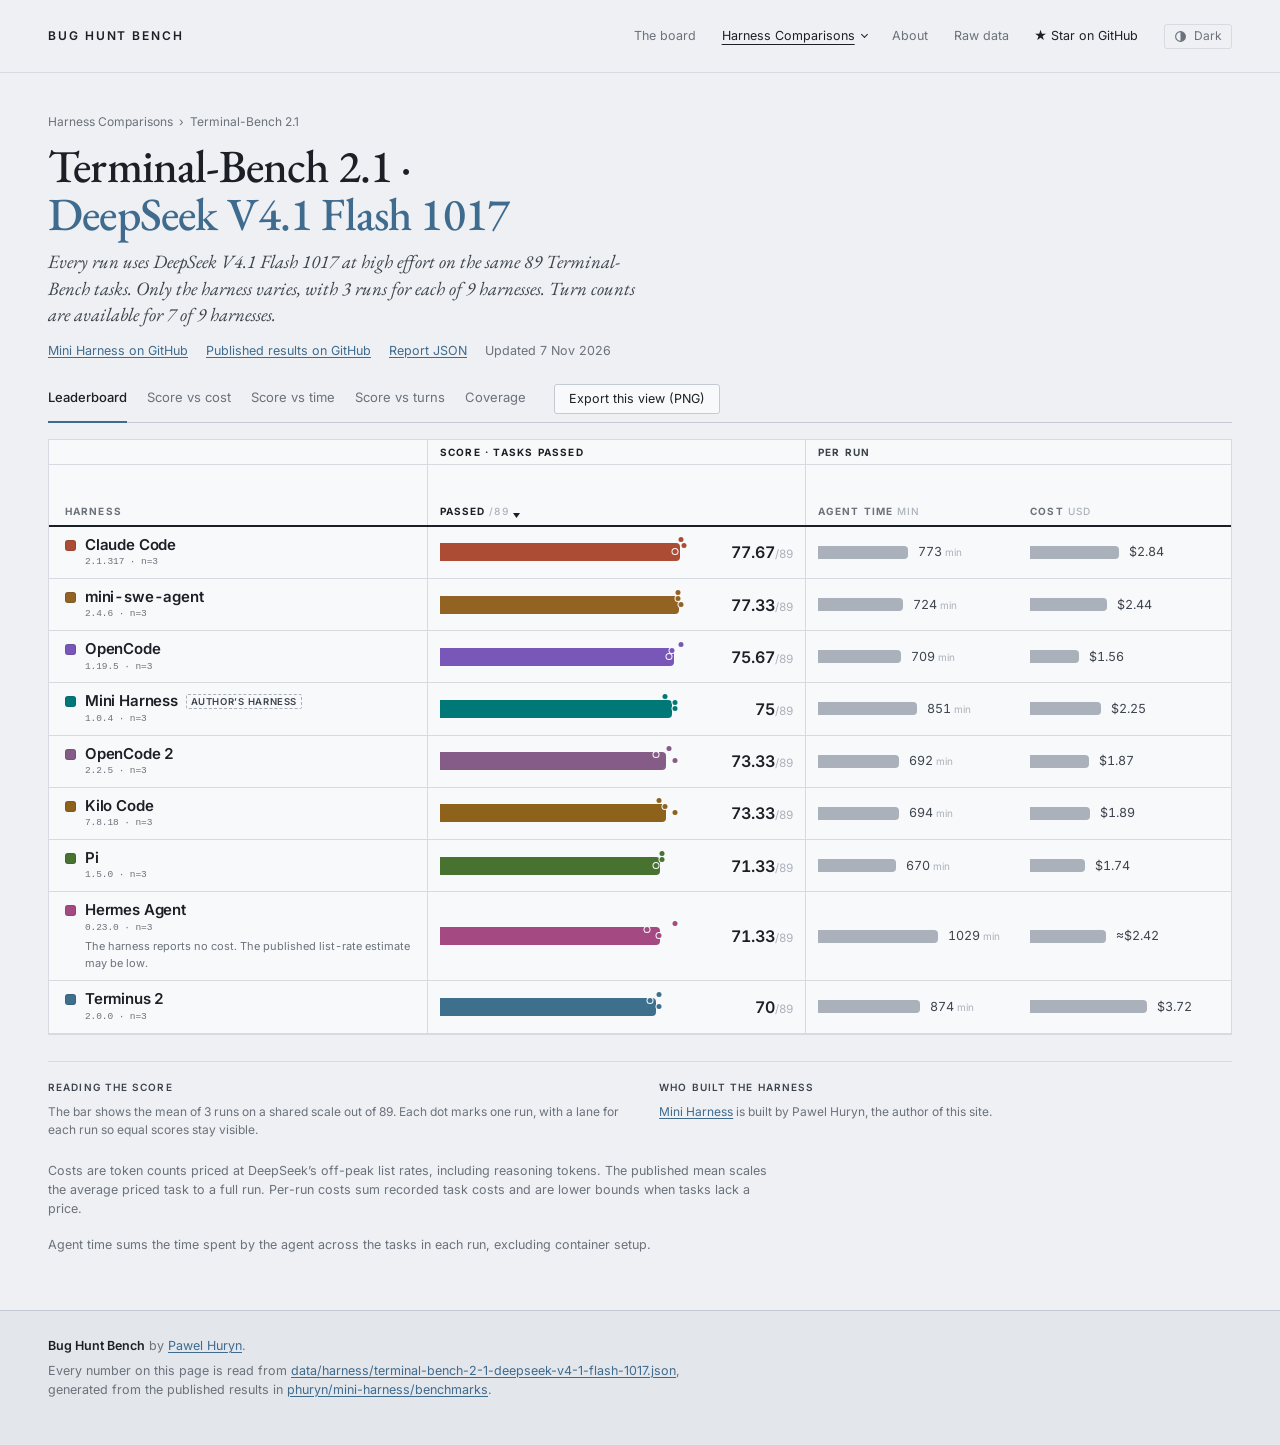
<file: harness/terminal-bench-2-1-deepseek-v4-1-flash-1017.html>
<!doctype html>
<html lang="en">
<head>
<meta charset="utf-8">
<meta name="viewport" content="width=device-width, initial-scale=1">
<title>Terminal-Bench 2.1 · DeepSeek V4.1 Flash 1017 | Harness Comparisons</title>
<meta name="description" content="Compare scores, cost, time and coverage across harnesses running DeepSeek V4.1 Flash 1017 on Terminal-Bench 2.1.">
<link rel="canonical" href="https://bughunt.productcompass.pm/harness/terminal-bench-2-1-deepseek-v4-1-flash-1017">
<meta name="color-scheme" content="light dark">
<!-- theme-boot.js rewrites this to the dark surface when the dark theme is on -->
<meta name="theme-color" content="#eef0f3">
<meta name="author" content="Pawel Huryn">

<!-- The pages share the board's render-blocking theme stamp,
     and a reader who picked dark on one must not get a white flash on the other. -->
<script src="/assets/js/theme-boot.js?v=5919157f8a"></script>

<meta property="og:type" content="article">
<meta property="og:site_name" content="Bug Hunt Bench">
<meta property="og:title" content="Terminal-Bench 2.1 · DeepSeek V4.1 Flash 1017">
<meta property="og:description" content="Compare scores, cost, time and coverage across harnesses running DeepSeek V4.1 Flash 1017 on Terminal-Bench 2.1.">
<meta property="og:url" content="https://bughunt.productcompass.pm/harness/terminal-bench-2-1-deepseek-v4-1-flash-1017">
<meta property="og:image" content="https://bughunt.productcompass.pm/og-image.png?v=2026-11-25-6be7d093">
<meta property="og:image:width" content="1200">
<meta property="og:image:height" content="630">
<meta property="og:image:alt" content="Bug Hunt Bench leaderboard">
<meta name="twitter:card" content="summary_large_image">
<meta name="twitter:title" content="Terminal-Bench 2.1 · DeepSeek V4.1 Flash 1017">
<meta name="twitter:description" content="Compare scores, cost, time and coverage across harnesses running DeepSeek V4.1 Flash 1017 on Terminal-Bench 2.1.">
<meta name="twitter:image" content="https://bughunt.productcompass.pm/og-image.png?v=2026-11-25-6be7d093">
<meta name="twitter:creator" content="@PawelHuryn">

<link rel="icon" href="/assets/favicon.svg" type="image/svg+xml">
<link rel="icon" href="/assets/favicon-32.png" sizes="32x32" type="image/png">
<link rel="apple-touch-icon" href="/assets/apple-touch-icon.png">
<link rel="preconnect" href="https://fonts.googleapis.com">
<link rel="preconnect" href="https://fonts.gstatic.com" crossorigin>
<link rel="stylesheet" href="https://fonts.googleapis.com/css2?family=EB+Garamond:ital,wght@0,400;0,500;1,400&amp;family=Inter:wght@400;500;600&amp;display=swap">
<link rel="stylesheet" href="/assets/css/site.css?v=5919157f8a">

<script type="module" src="/assets/js/report.js?v=5919157f8a"></script>
<!-- Microsoft Clarity analytics. A file, not an inline block: the CSP has no 'unsafe-inline'. -->
<script src="/assets/js/clarity.js?v=5919157f8a" async></script>
</head>
<body class="report">
<a class="skip-link" href="#main">Skip to content</a>

<header class="masthead">
  <div class="wrap masthead__inner">
    <a class="wordmark" href="/">Bug&nbsp;Hunt&nbsp;Bench</a>
    <div class="masthead__right">
      <nav class="masthead__nav" aria-label="Sections">
        <a href="/">The board</a>
        <details class="navmenu">
          <summary>Harness Comparisons</summary>
          <div class="navmenu__panel">
            <div class="navmenu__group">
              <p class="navmenu__bench">Bug Hunt Bench</p>
              <a class="navmenu__item" href="/harness/bug-hunt-bench-deepseek-v4-1-flash-1017" data-board-comparison>
                <span class="navmenu__title">DeepSeek V4.1 Flash 1017</span>
                <span class="navmenu__meta"></span>
              </a>
            </div>
            <div class="navmenu__group">
              <p class="navmenu__bench">Terminal-Bench 2.1</p>
              <a class="navmenu__item" href="/harness/terminal-bench-2-1-claude-haiku-5-5">
                <span class="navmenu__title">Claude Haiku 5.5</span>
                <span class="navmenu__meta"></span>
              </a>
              <a class="navmenu__item" href="/harness/terminal-bench-2-1-deepseek-v4-1-flash-1017" aria-current="page">
                <span class="navmenu__title">DeepSeek V4.1 Flash 1017</span>
                <span class="navmenu__meta"></span>
              </a>
            </div>
          </div>
        </details>
        <a href="/method">About</a>
        <a id="source-link" href="https://github.com/phuryn/bug-hunt-bench/tree/main/results" target="_blank" rel="noopener" aria-label="Raw data (opens in a new tab)">Raw data</a>
        <a id="star-link" class="masthead__star" href="https://github.com/phuryn/bug-hunt-bench" target="_blank" rel="noopener" aria-label="Star Bug Hunt Bench on GitHub (opens in a new tab)">&#9733; Star on GitHub</a>
      </nav>
      <button type="button" class="themetoggle" id="theme-toggle" aria-pressed="false" aria-label="Dark theme">
        <svg viewBox="0 0 16 16" aria-hidden="true" focusable="false">
          <circle class="disc" cx="8" cy="8" r="6"></circle>
          <path class="half" d="M8 2a6 6 0 0 1 0 12z"></path>
        </svg>
        <span>Dark</span>
      </button>
    </div>
  </div>
</header>

<main id="main">
  <div class="wrap report-head">
    <p class="crumbs">Harness Comparisons <span aria-hidden="true">›</span> Terminal-Bench 2.1</p>
    <h1>Terminal-Bench 2.1&nbsp;· <em>DeepSeek V4.1 Flash 1017</em></h1>
    <p class="lede" id="report-lede"></p>
    <p class="report-links"><a href="https://github.com/phuryn/mini-harness" id="report-harness">Mini Harness on GitHub</a>
      <a href="https://github.com/phuryn/mini-harness/tree/main/benchmarks/terminal-bench-2.1--deepseek-v4.1-flash-1017" id="report-source">Published results on GitHub</a>
      <a href="/data/harness/terminal-bench-2-1-deepseek-v4-1-flash-1017.json" id="report-json">Report JSON</a>
      <time id="report-updated" hidden></time></p>
  </div>
  <section class="views wrap" id="report-views" aria-label="Harness comparison results">
    <div class="views__bar">
      <div class="views__actions">
        <div class="tabs" role="tablist" aria-label="View">
          <button type="button" class="tab" role="tab" id="tab-table" aria-controls="panel-table" aria-selected="true" tabindex="0" data-view="table">Leaderboard</button>
          <button type="button" class="tab" role="tab" id="tab-cost" aria-controls="panel-cost" aria-selected="false" tabindex="-1" data-view="cost">Score vs cost</button>
          <button type="button" class="tab" role="tab" id="tab-time" aria-controls="panel-time" aria-selected="false" tabindex="-1" data-view="time">Score vs time</button>
          <button type="button" class="tab" role="tab" id="tab-turns" aria-controls="panel-turns" aria-selected="false" tabindex="-1" data-view="turns">Score vs turns</button>
          <button type="button" class="tab" role="tab" id="tab-coverage" aria-controls="panel-coverage" aria-selected="false" tabindex="-1" data-view="coverage">Coverage</button>
        </div>
        <button type="button" class="btn btn--export" id="export-png" title="Download the current view as a PNG">Export this view (PNG)</button>
      </div>
    </div>
    <div class="panel" id="panel-table" role="tabpanel" tabindex="0" aria-labelledby="tab-table">
      <div class="tablewrap">
        <table class="board report-board" id="report-board" role="table" aria-label="Harness leaderboard">
          <thead id="board-head"></thead>
          <tbody id="board-body"></tbody>
        </table>
      </div>
      <div class="keys" id="table-keys"></div>
    </div>
    <div class="panel" id="panel-cost" role="tabpanel" tabindex="0" aria-labelledby="tab-cost" hidden>
      <div class="chart chart-host"></div>
    </div>
    <div class="panel" id="panel-time" role="tabpanel" tabindex="0" aria-labelledby="tab-time" hidden>
      <div class="chart chart-host"></div>
    </div>
    <div class="panel" id="panel-turns" role="tabpanel" tabindex="0" aria-labelledby="tab-turns" hidden>
      <div class="chart chart-host"></div>
    </div>
    <div class="panel" id="panel-coverage" role="tabpanel" tabindex="0" aria-labelledby="tab-coverage" hidden>
      <div class="chart coverage" id="coverage-host"></div>
      <div id="coverage-note"></div>
    </div>
    <p class="chart__note" id="report-cost-note"></p>
    <p class="chart__note" id="report-time-note"></p>
  </section>
  <noscript>
    <p class="wrap">This comparison uses JavaScript to display its data. Read the <a href="/data/harness/terminal-bench-2-1-deepseek-v4-1-flash-1017.json">report JSON</a> directly.</p>
  </noscript>
</main>

<footer class="footer">
  <div class="wrap footer__inner">
    <p><strong>Bug Hunt Bench</strong> by <a href="https://www.productcompass.pm">Pawel Huryn</a>.</p>
    <p>Every number on this page is read from <a href="/data/harness/terminal-bench-2-1-deepseek-v4-1-flash-1017.json">data/harness/terminal-bench-2-1-deepseek-v4-1-flash-1017.json</a>,
      generated from the published results in <a href="https://github.com/phuryn/mini-harness/tree/main/benchmarks/terminal-bench-2.1--deepseek-v4.1-flash-1017" id="report-footer-source">phuryn/mini-harness/benchmarks</a>.</p>
  </div>
</footer>
</body>
</html>
</file>
<file: assets/css/site.css>
/* Bug Hunt Bench — site styles
   Two registers on purpose: prose is EB Garamond (the argument), data is Inter
   (the evidence), with a system mono for the harness lines under each model name.
   The only saturated colour on the page is a run's own colour, and it never
   appears without the run's name beside it.

   Two themes. Light is the default and is the one that matches the printed card;
   dark restates the same chrome on a dark surface. Everything that changes is a
   token below — surfaces, ink, hairlines, and the neutral bar grey. The run
   colours are NOT tokens: they come from the data file, and the only ones that
   move in dark are the ones that would otherwise be invisible (see theme.js). */

:root {
  /* chrome */
  --page:      #eef0f3;
  --panel:     #e3e6ea;
  --plate:     #f8f9fb;   /* derived: the data surface, one step lighter than the page */
  --hairline:  #d6dae1;
  --rule:      #c4cad3;   /* derived: a hairline with a little more weight, for header rules */
  --ink:       #1c2026;
  --ink-2:     #3d444d;   /* derived: long-form body ink */
  --muted:     #6b727b;
  --accent:    #3f6b8f;
  --accent-wash: rgba(63, 107, 143, 0.07);
  --neutral:   #aab1ba;
  --bar:       #aab1ba;   /* the card's bar grey: wall clock and cost, never an identity */

  /* The only two hues on the page that mean something rather than identify
     something: the state of a planted bug on the tick rule. Chosen against THIS
     page surface with the categorical validator, not picked by eye -
     CVD deltaE 11.7 (target 8), normal-vision 26.8 (floor 15), and both above
     3:1 on --page. Red-green is still the pair that fails a deuteranope, so the
     rule never leans on them: fill and height carry the same distinction. */
  --tick-fixed:    #2b8f66;
  --tick-survivor: #9e2b20;

  /* surfaces that invert rather than lighten */
  --chip-ring: rgba(28, 32, 38, 0.16);
  --tip-bg:    #1c2026;
  --tip-ink:   #eef0f3;
  --tip-meta:  #c9ced6;
  --on-bg:     #1c2026;   /* a control in its "on" state */
  --on-ink:    #eef0f3;
  --shadow:    rgba(28, 32, 38, 0.18);

  /* type */
  --serif: "EB Garamond", "Iowan Old Style", Georgia, "Times New Roman", serif;
  --sans: "Inter", -apple-system, BlinkMacSystemFont, "Segoe UI", Roboto, Helvetica, Arial, sans-serif;
  --mono: ui-monospace, SFMono-Regular, "SF Mono", "Cascadia Mono", Menlo, Consolas, monospace;

  /* rhythm */
  --gap: 24px;
  --wrap: 1280px;
  --target: 44px;
  --control-radius: 4px;
  --note-size: 0.8125rem;
  --menu-width: 340px;
  --menu-layer: 20;
  --menu-shadow: 0 14px 34px -14px var(--shadow);
  --sample-size: 5px;
  --sample-step: 6px;
  --sample-band: 32px;

  color-scheme: light;
}

/* Dark is selected, not flipped: its own steps, checked against the dark surface.
   There is deliberately no `@media (prefers-color-scheme: dark)` twin of this
   block. theme-boot.js reads the OS preference and stamps data-theme on <html>
   before the first paint, so the media query would never win — and a second copy
   of these values would only be a set of numbers waiting to drift out of sync.
   The page renders nothing without JavaScript anyway (see the <noscript> block),
   so a CSS-only dark mode would be styling an empty document. */
:root[data-theme="dark"] {
  --page:      #101419;
  --panel:     #1d232b;
  --plate:     #161b21;   /* the data surface, one step lighter than the page, as in light */
  --hairline:  #262d36;
  --rule:      #39424e;
  --ink:       #e9edf2;
  --ink-2:     #b9c2cd;
  --muted:     #8994a1;
  --accent:    #8fb8dc;
  --accent-wash: rgba(143, 184, 220, 0.10);
  --neutral:   #626c79;
  --bar:       #5c6673;

  /* the dark theme's own steps for the tick rule, validated against #101419:
     CVD deltaE 8.1, normal-vision 27.5, contrast 4.7:1 and 4.8:1 */
  --tick-fixed:    #0b9360;
  --tick-survivor: #e15247;

  --chip-ring: rgba(233, 237, 242, 0.30);
  --tip-bg:    #232a33;
  --tip-ink:   #e9edf2;
  --tip-meta:  #a9b3bf;
  --on-bg:     #8fb8dc;
  --on-ink:    #0d1116;
  --shadow:    rgba(0, 0, 0, 0.55);

  color-scheme: dark;
}

*, *::before, *::after { box-sizing: border-box; }

/* the table's display rules would otherwise beat the UA's [hidden] */
[hidden] { display: none !important; }

html { -webkit-text-size-adjust: 100%; }

body {
  margin: 0;
  background: var(--page);
  color: var(--ink);
  font-family: var(--sans);
  font-size: 16px;
  line-height: 1.5;
  -webkit-font-smoothing: antialiased;
  text-rendering: optimizeLegibility;
  overflow-wrap: anywhere;
}

.wrap {
  max-width: var(--wrap);
  margin-inline: auto;
  padding-inline: clamp(18px, 4vw, 48px);
}

a { color: var(--accent); text-decoration-thickness: 1px; text-underline-offset: 2px; }
a:hover { color: var(--ink); }

:focus-visible {
  outline: 2px solid var(--accent);
  outline-offset: 2px;
  border-radius: 2px;
}

.skip-link {
  position: absolute; left: -9999px; top: 0;
  background: var(--on-bg); color: var(--on-ink);
  padding: 10px 16px; z-index: 20; font-size: 13px;
}
.skip-link:focus { left: 0; }

.sr-only {
  position: absolute; width: 1px; height: 1px; margin: -1px; padding: 0; overflow: hidden;
  clip-path: inset(50%); white-space: nowrap; border: 0;
}

.eyebrow {
  font-size: 11px; letter-spacing: 0.12em; text-transform: uppercase;
  color: var(--muted); margin: 0 0 14px; font-weight: 500;
}

/* the card's kicker: accent, wide-tracked, the loudest small type on the page */
.kicker {
  grid-column: 1;
  grid-row: 1;
  font-size: clamp(11px, 1.15vw, 13px);
  font-weight: 700; letter-spacing: 0.26em; text-transform: uppercase;
  color: var(--accent); margin: 0 0 16px;
}

/* ---------------------------------------------------------------- masthead */

.masthead { position: relative; border-bottom: 1px solid var(--hairline); background: var(--page); }
.masthead__inner {
  display: flex; align-items: baseline; justify-content: space-between;
  gap: 20px; flex-wrap: wrap; padding-block: 14px;
}
.wordmark {
  font-family: var(--sans); font-size: 12px; font-weight: 600;
  letter-spacing: 0.16em; text-transform: uppercase; color: var(--ink);
  text-decoration: none;
}
a.wordmark:hover { color: var(--accent); }
.masthead__nav a[aria-current="page"] { color: var(--ink); border-bottom-color: var(--accent); }
.masthead__right {
  display: flex; align-items: center; gap: clamp(12px, 2vw, 26px); flex-wrap: wrap;
}
.masthead__nav { display: flex; gap: clamp(12px, 2vw, 26px); flex-wrap: wrap; align-items: baseline; }
.masthead__nav a {
  font-size: 12.5px; color: var(--muted); text-decoration: none;
  padding-bottom: 2px; border-bottom: 1px solid transparent;
}
.masthead__nav a:hover { color: var(--ink); border-bottom-color: var(--rule); }
/* the star ask is the one nav item allowed to read as a request: ink, not muted, still no button chrome */
.masthead__nav a.masthead__star { color: var(--ink); white-space: nowrap; }
.masthead__nav a.masthead__star:hover { color: var(--accent); border-bottom-color: var(--accent); }

.navmenu { position: relative; }
.navmenu > summary {
  display: flex; align-items: center; gap: 7px; min-height: var(--target);
  color: var(--muted); font-size: 12.5px; cursor: pointer; list-style: none;
}
.navmenu > summary::-webkit-details-marker { display: none; }
.navmenu > summary::after {
  content: ""; width: 5px; height: 5px; flex: none;
  border-right: 1px solid currentColor; border-bottom: 1px solid currentColor;
  transform: translateY(-2px) rotate(45deg);
}
.navmenu[open] > summary::after { transform: translateY(1px) rotate(225deg); }
.navmenu[open] > summary, .navmenu > summary:hover { color: var(--ink); }
.navmenu:has([aria-current]) > summary { color: var(--ink); text-decoration: underline; text-underline-offset: 4px; }
.navmenu__panel {
  position: absolute; top: 100%; left: -14px; z-index: var(--menu-layer);
  width: var(--menu-width); padding: 12px 0; background: var(--plate);
  border: 1px solid var(--rule); border-radius: var(--control-radius); box-shadow: var(--menu-shadow);
}
.navmenu__group { padding: 0 14px; }
.navmenu__group + .navmenu__group { border-top: 1px solid var(--hairline); margin-top: 6px; padding-top: 10px; }
.navmenu__bench {
  color: var(--muted); font-size: 10.5px; letter-spacing: 0.1em; text-transform: uppercase;
  font-weight: 600; margin: 0 0 2px;
}
.masthead__nav .navmenu__item {
  display: block; min-height: var(--target); padding: 6px 0;
  color: var(--ink); border: 0; line-height: 1.35;
}
.navmenu__item:hover .navmenu__title, .navmenu__item[aria-current] .navmenu__title {
  text-decoration: underline; text-underline-offset: 3px;
}
.navmenu__title { display: block; font-size: 13.5px; }
.navmenu__meta { display: block; margin-top: 2px; font-size: 11.5px; color: var(--muted); }
.navmenu__meta:empty { display: none; }
/* the external link is nav, not a call to action: same weight as its neighbours
   (Pawel, 2026-08-25). The .masthead__out accent rule was removed, not overridden. */

/* theme toggle — a real button, a real pressed state, a stable accessible name */
.themetoggle {
  font: inherit; font-size: 12px; line-height: 1; cursor: pointer;
  display: inline-flex; align-items: center; gap: 7px;
  background: transparent; color: var(--muted);
  border: 1px solid var(--hairline); border-radius: 3px; padding: 5px 9px;
}
.themetoggle:hover { color: var(--ink); border-color: var(--rule); }
.themetoggle[aria-pressed="true"] { color: var(--ink); border-color: var(--rule); background: var(--plate); }
.themetoggle svg { width: 13px; height: 13px; flex: none; }
.themetoggle .disc { fill: none; stroke: currentColor; stroke-width: 1.4; }
.themetoggle .half { fill: currentColor; }

/* -------------------------------------------------------------------- hero */

/* The board is the point, so the hero is sized to get out of its way: two
   columns, the argument on the left, the way through to the method on the right.
   The four stat tiles that used to hold that rail are gone - every figure on
   them was already on the board a few hundred pixels further down. */
.hero {
  padding-block: clamp(22px, 3vw, 40px) clamp(10px, 1.5vw, 16px);
  display: grid;
  grid-template-columns: minmax(0, 1.55fr) minmax(228px, 0.7fr);
  column-gap: clamp(28px, 5vw, 72px);
  align-items: start;
}

/* headline = the finding, not the product name; the product name is the kicker
   and the wordmark. The opening clause carries the accent, as on the card. */
h1 {
  grid-column: 1;
  grid-row: 2;
  font-family: var(--serif);
  font-weight: 500;
  font-size: clamp(1.95rem, 3.6vw, 3rem);
  line-height: 1.04;
  letter-spacing: -0.018em;
  margin: 0 0 12px;
  max-width: 26ch;
  text-wrap: balance;
}
h1 em { font-style: normal; color: var(--accent); }

.lede {
  grid-column: 1;
  grid-row: 3;
  font-family: var(--serif);
  font-style: italic;
  font-size: clamp(1.02rem, 1.5vw, 1.18rem);
  line-height: 1.42;
  color: var(--ink-2);
  max-width: 50ch;
  margin: 0;
  text-wrap: pretty;
}

.hero .eyebrow { grid-column: 1; margin-bottom: 8px; }

/* the bridge: what this is, and the door to the page that says it properly */
.bridge {
  grid-column: 2;
  grid-row: 1 / span 3;
  margin: 6px 0 0;
  padding-top: 12px;
  border-top: 1px solid var(--rule);
  font-size: 13px;
  line-height: 1.55;
  color: var(--ink-2);
  max-width: 40ch;
}
.bridge p { margin: 0 0 8px; }
.bridge .eyebrow { grid-column: auto; margin-bottom: 8px; }
.bridge__more { margin: 0; }
.bridge__more a { font-weight: 500; }
.bridge__more a::after { content: " →"; }

/* the signature: a 105-tick measure rule.
   Two states, three channels each, because red and green alone is exactly the
   pair that collapses for a deuteranope and on a mono printer:
     fixed by at least one model - SOLID  green, full height
     never fixed by anything     - HOLLOW red,   full height
   Equal height on purpose (Pawel, 2026-08-25): the rule reads as one measure of
   105, and a short mark next to a tall one was being read as a smaller quantity
   rather than a different state. Fill is the non-colour channel that survives a
   deuteranope and a mono printer; an empty tick reads as an unfilled slot, which
   is what an unfixed bug is. */
.tickrule {
  grid-column: 1 / -1;
  grid-row: 4;
  margin: clamp(22px, 3.2vw, 40px) 0 0;
}
.tickrule__plot {
  display: flex; gap: 2px; align-items: flex-end;
  height: 44px; width: 100%;
}
.tickrule__plot .tick {
  flex: 1 1 0; min-width: 0;
  border-radius: 1px;
}
.tickrule__plot .tick--fixed {
  height: 100%;
  background: var(--tick-fixed);
}
.tickrule__plot .tick--survivor {
  height: 100%;
  background: transparent;
  box-shadow: inset 0 0 0 1.5px var(--tick-survivor);
}
.tickrule figcaption {
  font-size: 12.5px; color: var(--muted); margin-top: 10px;
  max-width: 84ch; line-height: 1.55;
}
.tickrule figcaption b { color: var(--ink); font-weight: 600; }

/* the caption is the legend: each half names its own mark and shows it */
.tickkey { color: var(--ink-2); }
.tickkey__mark {
  display: inline-block; width: 7px; vertical-align: -1px;
  margin-right: 5px; border-radius: 1px;
}
.tickkey--fixed .tickkey__mark { height: 11px; background: var(--tick-fixed); }
.tickkey--survivor .tickkey__mark {
  height: 11px; box-shadow: inset 0 0 0 1.5px var(--tick-survivor);
}

/* ---------------------------------------------------------------- controls */

.controls { padding-block: clamp(20px, 2.6vw, 32px) 0; }
.controls__bar {
  display: flex; align-items: baseline; justify-content: space-between;
  gap: 16px; flex-wrap: wrap;
  border-bottom: 1px solid var(--rule); padding-bottom: 10px;
}
.controls__title, .views__title {
  font-family: var(--sans); font-size: 11px; font-weight: 600;
  letter-spacing: 0.12em; text-transform: uppercase; color: var(--muted);
  margin: 0;
}

.presets { display: flex; gap: 0; flex-wrap: wrap; }
.preset {
  font: inherit; font-size: 12.5px; line-height: 1;
  background: transparent; color: var(--muted);
  border: 1px solid var(--hairline); border-right-width: 0;
  padding: 7px 13px; cursor: pointer;
}
.preset:first-child { border-radius: 3px 0 0 3px; }
.preset:last-child { border-right-width: 1px; border-radius: 0 3px 3px 0; }
.preset:hover { color: var(--ink); background: var(--plate); }
.preset[aria-pressed="true"] {
  background: var(--on-bg); border-color: var(--on-bg); color: var(--on-ink);
}
.preset[aria-pressed="true"] + .preset { border-left-color: var(--on-bg); }

/* The log / linear switch. Same segmented look as the presets, its own class
   because every .preset is wired to the selection. It sits ON the x-axis title
   row, right-aligned to the plot's right edge - the title is on the left of the
   same row, so the control is read with the axis it changes. The renderer puts it
   straight after the SVG; the negative margin lifts it onto the row (the title
   baseline is 14px above the SVG's bottom). A compact plot has tick labels too
   close to that row, so there it takes its own row under the axis. */
.scale-switch {
  position: relative;
  display: flex; justify-content: flex-end;
  margin: -33px 26px 0 auto; width: max-content;
}
.chart-host--compact .scale-switch { margin: 6px 16px 0 auto; }
.seg {
  font: inherit; font-size: 12.5px; line-height: 1;
  background: transparent; color: var(--muted);
  border: 1px solid var(--hairline); border-right-width: 0;
  padding: 7px 13px; cursor: pointer;
}
.seg:first-child { border-radius: 3px 0 0 3px; }
.seg:last-child { border-right-width: 1px; border-radius: 0 3px 3px 0; }
.seg:hover { color: var(--ink); background: var(--plate); }
.seg[aria-pressed="true"] {
  background: var(--on-bg); border-color: var(--on-bg); color: var(--on-ink);
}
.seg[aria-pressed="true"] + .seg { border-left-color: var(--on-bg); }
.seg { padding: 6px 12px; }
@media (max-width: 620px) {
  /* a thumb-sized target on a phone */
  .seg { padding: 10px 16px; }
}

.picker { margin-top: 12px; }
.picker > summary {
  cursor: pointer; font-size: 12.5px; color: var(--ink);
  padding: 6px 0; list-style: none; display: flex; align-items: center; gap: 8px;
  min-height: var(--target);
}
.picker > summary::-webkit-details-marker { display: none; }
.picker > summary::before {
  content: ""; width: 7px; height: 7px; flex: none;
  border-right: 1.5px solid var(--muted); border-bottom: 1.5px solid var(--muted);
  transform: rotate(-45deg); transition: transform 120ms ease;
  margin-right: 2px;
}
.picker[open] > summary::before { transform: rotate(45deg); }
.picker > summary span { color: var(--muted); }
.picker > summary b { color: var(--ink); font-weight: 500; }

.picker__grid {
  display: grid; grid-template-columns: repeat(auto-fill, minmax(232px, 1fr));
  gap: 18px clamp(20px, 3vw, 40px);
  padding: 18px 0 4px;
}
.picker fieldset { border: 0; margin: 0; padding: 0; min-width: 0; }
.picker legend {
  padding: 0 0 7px; width: 100%;
  border-bottom: 1px solid var(--hairline); margin-bottom: 7px;
}
/* The vendor heading is a CHECKBOX, not a button: a button can only act, a
   checkbox also reports - all, some (indeterminate), none. Same at model level. */
.vendor {
  display: flex; align-items: center; gap: 7px; cursor: pointer; width: 100%;
}
.vendor__box, .group__box {
  margin: 0; width: 13px; height: 13px; flex: none; accent-color: var(--accent);
}
.vendor__name {
  font-size: 10.5px; font-weight: 600; letter-spacing: 0.1em;
  text-transform: uppercase; color: var(--muted);
}
.vendor__count, .group__count {
  margin-left: auto; font-size: 10.5px; color: var(--muted);
  font-variant-numeric: tabular-nums;
}
.vendor:hover .vendor__name, .vendor:hover .vendor__count { color: var(--accent); }

/* One model's effort ladder, or one small vendor inside OTHER. */
.group { margin: 0; }
.group > summary {
  display: flex; align-items: center; gap: 7px; padding: 4px 0;
  cursor: pointer; list-style: none; font-size: 12.5px; color: var(--ink-2);
}
.group > summary::-webkit-details-marker { display: none; }
.group > summary:hover { color: var(--ink); }
.group__name { line-height: 1.3; min-width: 0; }
.group__name::after {
  content: ""; display: inline-block; width: 5px; height: 5px; margin-left: 7px;
  border-right: 1.2px solid var(--muted); border-bottom: 1.2px solid var(--muted);
  transform: translateY(-2px) rotate(-45deg); transition: transform 120ms ease;
}
.group[open] > summary .group__name::after { transform: translateY(-3px) rotate(45deg); }
.group > summary:has(.group__box:checked) .group__name { color: var(--ink); font-weight: 500; }
.group .run { padding-left: 20px; }

.run {
  display: grid; grid-template-columns: 13px 9px 1fr; align-items: start;
  gap: 0 7px; padding: 4px 0; cursor: pointer; font-size: 12.5px;
  color: var(--ink-2);
}
.run--nosw { grid-template-columns: 13px 1fr; }
.run__name--tier { font-size: 12px; letter-spacing: 0.01em; }
.run:hover { color: var(--ink); }
.run input { margin: 3px 0 0; width: 13px; height: 13px; accent-color: var(--accent); }
.swatch {
  width: 9px; height: 9px; margin-top: 4px; border-radius: 2px;
  box-shadow: inset 0 0 0 1px var(--chip-ring);
  flex: none;
}
.run__body { min-width: 0; }
.run__name { display: block; line-height: 1.3; }
.run__meta {
  display: block; font-size: 10.5px; color: var(--muted); margin-top: 1px;
  letter-spacing: 0.01em;
}
.run input:checked ~ .run__body .run__name { color: var(--ink); font-weight: 500; }

.picker__find {
  display: flex; flex-wrap: wrap; align-items: center; gap: 8px 12px;
  padding: 8px 0 2px;
}
.picker__search { position: relative; display: flex; align-items: center; flex: 1 1 230px; min-width: 0; max-width: 350px; }
.picker__search svg {
  position: absolute; left: 10px; width: 16px; height: 16px; pointer-events: none;
  fill: none; stroke: var(--muted); stroke-width: 1.5; stroke-linecap: round;
}
.picker__search input {
  min-height: var(--target); width: 100%; min-width: 0; padding: 7px 10px 7px 32px;
  color: var(--ink); background: var(--plate); font: inherit; font-size: 16px;
  border: 1px solid var(--muted); border-radius: var(--control-radius);
}
.picker__search input::placeholder { color: var(--muted); opacity: 1; font-size: 13px; }
.picker__search input::-webkit-search-cancel-button { display: none; }
.picker__count { color: var(--ink-2); font-size: 12.5px; font-variant-numeric: tabular-nums; white-space: nowrap; }
.picker__count:empty { position: absolute; }
.picker__actions { display: flex; flex-wrap: wrap; gap: 8px; }
.picker__find .btn { min-height: var(--target); margin: 0; }
.picker__find .picker__primary { background: var(--on-bg); color: var(--on-ink); border-color: var(--on-bg); }
.picker__hint { flex-basis: 100%; margin: 0; color: var(--muted); font-size: 12px; }
.picker__empty { margin: 12px 0 0; }
.picker__out {
  display: flex; align-items: center; padding: 4px 0; margin-left: 20px;
  border-top: 1px dotted var(--rule); font-size: 12px;
}

/* ------------------------------------------------------------------- views */

.views { padding-block: clamp(20px, 2.8vw, 34px) 0; }
.link-notice, .link-notice__links, #link-notice-reports {
  display: flex; align-items: center; flex-wrap: wrap; column-gap: calc(var(--gap) / 2);
}
.link-notice {
  justify-content: space-between; row-gap: calc(var(--gap) / 4);
  padding: calc(var(--gap) / 2); margin-bottom: calc(var(--gap) / 2);
  background: var(--plate); color: var(--ink-2); border: 1px solid var(--rule);
  border-radius: var(--control-radius); font-size: var(--note-size);
}
.link-notice p, .link-notice .btn { margin: 0; }
.link-notice :is(a, .btn) { min-height: var(--target); }
.link-notice a { display: inline-flex; align-items: center; }
#link-notice-reports:empty { display: none; }
.views__bar {
  display: flex; align-items: flex-end; justify-content: space-between;
  gap: 16px; flex-wrap: wrap;
  border-bottom: 1px solid var(--rule); padding-bottom: 0;
}
.views__title { padding-bottom: 12px; }
.views__actions { display: flex; align-items: flex-end; gap: clamp(12px, 3vw, 28px); flex-wrap: wrap; }

.tabs { display: flex; gap: 20px; }
/* Five views since 2026-09-29 (score vs turns). On a phone the labels wrapped to three lines each;
   one scrollable row keeps every tab a single line and still reachable. */
@media (max-width: 620px) {
  .tabs { gap: 16px; overflow-x: auto; scrollbar-width: none; -webkit-overflow-scrolling: touch; max-width: 100%; }
  .tabs::-webkit-scrollbar { display: none; }
  .tab { white-space: nowrap; flex: 0 0 auto; }
}
.tab {
  font: inherit; font-size: 13px; background: none; border: 0; cursor: pointer;
  color: var(--muted); padding: 6px 0 10px; border-bottom: 2px solid transparent;
  margin-bottom: -1px;
}
.tab:hover { color: var(--ink); }
.tab[aria-selected="true"] { color: var(--ink); border-bottom-color: var(--accent); font-weight: 500; }

.btn {
  font: inherit; font-size: 12.5px; line-height: 1; cursor: pointer;
  background: var(--plate); color: var(--ink);
  border: 1px solid var(--rule); border-radius: 3px; padding: 8px 14px;
  margin-bottom: 8px;
}
.btn:hover { border-color: var(--accent); color: var(--accent); }
.btn[disabled] { opacity: 0.45; cursor: not-allowed; }
.btn[disabled]:hover { border-color: var(--rule); color: var(--ink); }
.btn.is-busy { color: var(--muted); }

.linkbtn {
  font: inherit; background: none; border: 0; padding: 0; cursor: pointer;
  color: var(--accent); text-decoration: underline; text-underline-offset: 2px;
}

.panel { padding-top: 16px; }
.panel:focus { outline: none; }
.panel:focus-visible { outline: 2px solid var(--accent); outline-offset: 4px; }

.empty {
  margin: 0; padding: 40px 20px; text-align: center; color: var(--muted);
  font-size: 14px; background: var(--plate); border: 1px solid var(--hairline);
}

/* ---------------------------------------------------------------- skeleton */
/* The board is rendered from JSON, so between first paint and the fetch landing
   the page had a hole in it (Pawel, 2026-08-25: "sometimes it looks empty").
   This is markup, not JS: it paints with the HTML and is removed once the real
   board exists - and on failure too, so a broken load never pulses forever. */
.skeleton {
  background: var(--plate); border: 1px solid var(--hairline);
  padding: 14px 16px 18px;
}
.skeleton__head, .skeleton__row {
  height: 12px; border-radius: 2px; background: var(--hairline);
  animation: skel 1.5s ease-in-out infinite;
}
.skeleton__head { height: 16px; margin-bottom: 16px; width: 46%; }
.skeleton__row { margin-top: 15px; }
.skeleton__row:nth-child(2) { width: 92%; }
.skeleton__row:nth-child(3) { width: 84%; }
.skeleton__row:nth-child(4) { width: 88%; }
.skeleton__row:nth-child(5) { width: 76%; }
.skeleton__row:nth-child(6) { width: 83%; }
.skeleton__row:nth-child(7) { width: 71%; }
.skeleton__row:nth-child(8) { width: 79%; }
.skeleton__row:nth-child(9) { width: 66%; }
@keyframes skel { 0%, 100% { opacity: 0.55; } 50% { opacity: 0.95; } }
@media (prefers-reduced-motion: reduce) {
  .skeleton__head, .skeleton__row { animation: none; opacity: 0.7; }
}
/* while loading, the real regions are empty - keep them out of the flow so the
   placeholder is the only thing occupying the space */
.is-loading .tablewrap,
.is-loading .pullquote,
.is-loading .keys { display: none; }
.skeleton, .tickrule__skeleton { display: none; }
.is-loading .skeleton { display: block; }
.is-loading .tickrule__skeleton { display: block; height: 44px; margin-top: 0; }
.is-loading .tickrule figcaption { visibility: hidden; }
@media print { .skeleton { display: none !important; } }

/* ------------------------------------------------------------------- table */

.tablewrap {
  overflow-x: auto;
  background: var(--plate);
  border: 1px solid var(--hairline);
}
.board {
  width: 100%; min-width: 880px; table-layout: fixed;
  border-collapse: collapse; font-size: 13px;
  font-variant-numeric: tabular-nums;
}
.board__caption {
  caption-side: top; text-align: left; font-size: 12.5px; color: var(--muted);
  /* The caption sits INSIDE .tablewrap, which has a border and a plate background and no
     padding of its own, so `padding: 0 0 8px` printed this sentence hard against the top
     and left edges of the plate. The left value matches .board td:first-child, so the
     caption starts on the same vertical as the model column rather than 16px left of it. */
  padding: 12px 16px 10px; max-width: 88ch;
}
.board__caption em { color: var(--ink-2); font-style: italic; }

.board th, .board td { padding: 9px 12px; text-align: right; white-space: nowrap; }
.board th:first-child, .board td:first-child { text-align: left; padding-left: 16px; }
.board td:last-child, .board th:last-child { padding-right: 16px; }
/* bar columns read left-to-right from a shared start, so the header does too */
.board th.col--bar, .board td.col--bar { text-align: left; }

.board thead th {
  font-size: 10px; font-weight: 700; letter-spacing: 0.11em; text-transform: uppercase;
  color: var(--muted); vertical-align: bottom; padding-top: 9px; padding-bottom: 7px;
}
.board thead tr.groups th {
  padding-block: 6px 5px; border-bottom: 1px solid var(--hairline);
  color: var(--ink-2); font-size: 10px; letter-spacing: 0.12em; text-align: left;
  /* "Tracked, not scored" heads one column now, so the label wraps inside it
     rather than running over the neighbour it does not describe */
  white-space: normal; line-height: 1.25;
}
.board thead tr.cols th { white-space: normal; }
.board thead tr.groups th.g-score { color: var(--ink); }
/* the card's signature rule: one heavy line between the headings and the data */
.board thead tr.cols th { border-bottom: 2px solid var(--ink); }
.board th.divide, .board td.divide { border-left: 1px solid var(--hairline); }

.sortbtn {
  font: inherit; color: inherit; background: none; border: 0; padding: 0;
  cursor: pointer; display: flex; align-items: flex-end; gap: 4px;
  flex-wrap: wrap; text-align: right; line-height: 1.25;
  text-transform: inherit; letter-spacing: inherit; width: 100%;
  justify-content: flex-end;
}
.board th:first-child .sortbtn,
.board th.col--bar .sortbtn { justify-content: flex-start; text-align: left; }
.sortbtn:hover { color: var(--ink); }
.sortbtn .arrow { opacity: 0; flex: none; }
.board th[aria-sort] .sortbtn { color: var(--ink); }
.board th[aria-sort] .sortbtn .arrow { opacity: 1; }
.sortbtn .unit { color: var(--neutral); font-weight: 500; }

.board tbody tr { border-bottom: 1px solid var(--hairline); }
.board tbody tr:hover { background: var(--accent-wash); }
.board tbody tr.is-superseded .model__name { color: var(--muted); }
/* a link to a definition on the method page: underlined on the dotted rhythm the
   cost tags already use, so it reads as "there is more behind this word" */
.deflink {
  color: inherit; text-decoration: none;
  border-bottom: 1px dotted var(--neutral);
}
.deflink:hover, .deflink:focus-visible { color: var(--accent); border-bottom-color: var(--accent); }
/* the effort badge's term, where the key explains it in a sentence */
.keys__term { font-weight: 600; color: var(--ink-2); }

/* Model cell — chip, name, badge, and one quiet line under it.
   Two lines at most. The effort badge sits on the name's own line because it is
   part of the run's identity (Fable 5 at MAX is not Fable 5 at HIGH); vendor and
   harness sit under it because they are provenance, not identity. Nothing else
   is here: the status vocabulary that used to take a third line moved into the
   key under the table, and the dagger that took a fourth is gone. */
.model { display: grid; grid-template-columns: 11px 1fr; gap: 0 9px; align-items: start; }
.model .swatch { width: 11px; height: 11px; border-radius: 3px; margin-top: 4px; }
.model__body { min-width: 0; }
.model__name {
  display: block;
  font-weight: 600; font-size: 15px; color: var(--ink); line-height: 1.16;
  letter-spacing: -0.012em; white-space: normal; text-wrap: balance;
}
.model__meta {
  display: block;
  font-family: var(--mono); font-size: 9.5px; color: var(--muted);
  margin-top: 3px; white-space: normal; line-height: 1.35;
  letter-spacing: -0.01em; text-wrap: pretty;
}
/* the tier the run was asked for. A link, because its definition is one click
   away on the method page; it never carries more than the tier, except on the
   one clamped row, where two words say the tool ran something lower. */
.badge {
  display: inline-flex; align-items: baseline; gap: 4px;
  font-size: 9px; letter-spacing: 0.07em;
  text-transform: uppercase; font-weight: 600; color: var(--ink-2);
  border: 1px solid var(--rule); border-radius: 2px; padding: 0 4px 1px;
  vertical-align: 2px; white-space: nowrap; text-decoration: none;
}
.badge:hover, .badge:focus-visible { color: var(--ink); border-color: var(--ink-2); }
.badge__note {
  text-transform: none; letter-spacing: 0; font-weight: 500; font-size: 9.5px;
  color: var(--muted); border-left: 1px solid var(--hairline); padding-left: 4px;
}
.tag {
  display: inline-block; font-size: 9.5px; letter-spacing: 0.06em;
  text-transform: uppercase; color: var(--muted);
  border: 1px dotted var(--neutral); border-radius: 2px; padding: 1px 4px;
}
.tag--superseded { border-style: solid; border-color: var(--hairline); background: var(--panel); }

/* ---------------------------------------------------------- the bar system

   Three measures, three bars, one rhythm, as on the card: the bar starts at the
   left edge of its cell and the value is printed at the end of it. Each bar has
   its own scale and its own colour rule, and the width of the value is reserved
   out of the track so a full-length bar can never push its own number out of
   the cell:  width = (cell − reserve) × ratio.

   Score  — the run's own colour, solid, drawn against a 100-unit reference.
   Extras — grey hatch at half height, scaled to the biggest extras count.
   Wall / cost — flat neutral grey, never the run's colour: they are not the score. */

.bar-row { display: flex; align-items: center; --reserve: 62px; }
.bar {
  flex: none; display: block; height: 18px; min-width: 2px;
  border-radius: 0 4px 4px 0;
  transition: width 220ms ease;
}
.bar--wall, .bar--cost { height: 13px; background: var(--bar); }
.bar--extras {
  height: 9px; border-radius: 0;
  background-image: repeating-linear-gradient(
    45deg, var(--muted) 0 1.6px, transparent 1.6px 3.4px
  );
  border-bottom: 1px solid var(--muted);
}
.bar--empty { min-width: 0; }
.bar-val { flex: none; margin-left: 10px; white-space: nowrap; }


.bar-row--score { --reserve: 62px; }
.score__num { font-size: 16px; font-weight: 600; color: var(--ink); }
.score__den { color: var(--neutral); font-weight: 400; font-size: 11.5px; }

/* extras — deliberately NOT a score: own column group, own scale, hatch, half height */
.bar-row--extras { --reserve: 30px; }
.extras__num { color: var(--muted); }

.bar-row--wall { --reserve: 68px; }
.wall__num { color: var(--ink-2); font-size: 12.5px; }
.wall__unit { color: var(--neutral); font-size: 10px; margin-left: 3px; }

/* the cost cell is the figure and nothing else now: which of these are bills
   and which are estimates is one sentence in the key, not a word on every row */
.bar-row--cost { --reserve: 68px; }
.cost__val { color: var(--ink-2); font-size: 12.5px; }

.board time { color: var(--muted); font-size: 11px; }

/* pull quote + keys */
/* the card's closing strip: accent rule, panel ground, the rule in accent italic */
/* The scoring note. It was a display pull quote - serif italic, accent colour, ~1.3rem -
   which reads fine for one line and strange for a paragraph: at phone width it became five
   lines of italic serif and stopped looking like a caption and started looking like a poem
   (Pawel, 2026-08-25). It is an explanatory note, so it is set as one: sans, body size,
   left rule instead of a slab, sitting close under the table it explains. */
.pullquote {
  margin: 16px 0 0; padding: 12px 0 0 14px;
  border-top: 0; border-left: 3px solid var(--accent);
  font-family: var(--sans); font-style: normal; font-weight: 400;
  font-size: 13px; line-height: 1.55;
  color: var(--ink-2); max-width: 92ch;
}

.keys {
  margin-top: 26px; padding-top: 18px; border-top: 1px solid var(--hairline);
  display: grid; grid-template-columns: repeat(auto-fit, minmax(250px, 1fr));
  gap: 16px clamp(20px, 3vw, 44px);
  font-size: 12px; color: var(--muted);
}
.keys h3 {
  font-size: 10px; letter-spacing: 0.11em; text-transform: uppercase;
  color: var(--ink-2); margin: 0 0 8px; font-weight: 600;
}
.keys dl { margin: 0; display: grid; grid-template-columns: auto 1fr; gap: 4px 10px; }
.keys dt { color: var(--ink-2); white-space: nowrap; }
.keys dd { margin: 0; }
.keys p { margin: 0 0 6px; line-height: 1.5; }
.keys .swatch-key {
  display: inline-block; width: 22px; height: 6px; vertical-align: 1px;
  margin-right: 6px;
}
.keys .swatch-key--score { background: var(--accent); border-radius: 0 2px 2px 0; }
.keys .swatch-key--extras {
  background-image: repeating-linear-gradient(45deg, var(--muted) 0 2px, transparent 2px 4px);
  box-shadow: inset 0 0 0 1px var(--hairline); height: 5px;
}
.keys .swatch-key--meta { background: var(--bar); border-radius: 0 2px 2px 0; height: 5px; }
.keys .note { color: var(--ink-2); }

/* ------------------------------------------------------------------- chart */

.chart {
  background: var(--plate); border: 1px solid var(--hairline);
  padding: 8px 8px 4px;
}
.chart svg { display: block; width: 100%; height: auto; }
.chart .axis-line { stroke: var(--rule); stroke-width: 1; }
.chart .grid-line { stroke: var(--hairline); stroke-width: 1; }
.chart .tick-label { font-family: var(--sans); font-size: 10.5px; fill: var(--muted); }
.chart .axis-title {
  font-family: var(--sans); font-size: 10.5px; fill: var(--ink-2);
  letter-spacing: 0.085em; text-transform: uppercase; font-weight: 600;
}
.chart .ceiling-label { font-family: var(--sans); font-size: 10.5px; fill: var(--muted); }
.chart .frontier { fill: none; stroke: var(--accent); stroke-width: 1; stroke-opacity: 0.5; stroke-dasharray: 2 3; }
.chart .family-line { fill: none; stroke-width: 1.5; stroke-opacity: 0.4; }
.chart .frontier-label { font-family: var(--sans); font-size: 10px; fill: var(--accent); }
.chart .corner-label {
  font-family: var(--sans); font-size: 10px; fill: var(--muted);
  letter-spacing: 0.06em; text-transform: uppercase;
}
/* a surface-coloured ring gives every mark a 2px gap from its neighbours; the
   hairline on top of it is what keeps a dark chip visible on a dark plate */
.chart .pt-ring { fill: var(--plate); stroke: var(--chip-ring); stroke-width: 1; }
.chart .pt-label {
  font-family: var(--sans); font-size: 10.5px; fill: var(--ink-2);
  paint-order: stroke; stroke: var(--plate); stroke-width: 3px;
  stroke-linejoin: round; stroke-linecap: round;
}
.chart .pt-leader { stroke: var(--neutral); stroke-width: 1; }
/* a figure carrying its own note wears a broken ring - not a colour, so it
   survives the run colour underneath it, a colourblind reader and a mono print */
.chart .pt-flag {
  fill: none; stroke: var(--muted); stroke-width: 1; stroke-dasharray: 2 2.5;
}
.chart .hit { fill: transparent; cursor: pointer; }
.chart .hit:focus-visible { outline: none; }
.chart .pt-halo { fill: none; stroke: var(--accent); stroke-width: 1.5; opacity: 0; }
.chart .is-active .pt-halo { opacity: 1; }
.chart .is-active .pt-label { fill: var(--ink); font-weight: 600; }

.chart__tip {
  position: absolute; pointer-events: none; z-index: 5;
  background: var(--tip-bg); color: var(--tip-ink);
  border: 1px solid var(--rule);
  border-radius: 3px; padding: 9px 11px; font-size: 12px; line-height: 1.45;
  max-width: 260px; box-shadow: 0 6px 20px var(--shadow);
}
.chart__tip .tip-val { font-size: 15px; font-weight: 600; display: block; }
.chart__tip .tip-name { color: var(--tip-meta); }
.chart__tip .tip-row { color: var(--tip-meta); font-size: 11.5px; }
.chart__tip .tip-key {
  display: inline-block; width: 14px; height: 2px; vertical-align: 3px; margin-right: 6px;
}
.chart__tip .tip-note {
  color: var(--tip-meta); font-size: 11px; line-height: 1.4;
  margin-top: 6px; padding-top: 6px; border-top: 1px solid var(--rule);
}

.chart-host { position: relative; }

.chart__legend {
  display: flex; flex-wrap: wrap; gap: 6px 18px; margin-top: 16px;
  font-size: 12px; color: var(--ink-2);
}
.chart__legend span { display: inline-flex; align-items: center; gap: 7px; }
.chart__legend i {
  width: 9px; height: 9px; border-radius: 50%; display: inline-block;
  box-shadow: inset 0 0 0 1px var(--chip-ring);
}
/* What the measure IS, inside the plate with the plot, so it travels with the
   chart instead of sitting somewhere below it. */
.chart__def {
  margin: 14px 0 2px; padding: 1px 0 1px 13px;
  border-left: 2px solid var(--rule);
  font-size: 12px; line-height: 1.5; color: var(--ink-2);
  max-width: 104ch;
}
.chart__def--skip { color: var(--muted); }
.chart__def-flag { display: block; margin-top: 5px; color: var(--muted); }

.chart__note {
  font-size: 12.5px; color: var(--muted); line-height: 1.55;
  max-width: 92ch; margin: 16px 0 0;
}
.chart__note strong { color: var(--ink-2); font-weight: 600; }

/* ----------------------------------------------------------------- coverage

   The fourth view: which of the 105 bugs each run fixed, and where models
   overlap. Same tick vocabulary as the hero rule (.tickrule above) — equal
   height, fill vs hollow, never a size difference standing in for a state
   difference — so a reader who has already read the hero rule reads this one
   for free. The one addition is colour: a tick is filled in the RUN'S own
   colour when that run fixed the bug (there can be a few dozen colours on
   screen, one per row), and hollow, in one neutral ring, when it did not —
   the ring is never the run's own colour at reduced opacity, because that
   would read as a weaker fix rather than as no fix.

   A run's own row doubles as a PIVOT control (coverage.js wires the click and
   the Enter/Space handling): pivoting sorts the columns into four zones
   around what that run fixed, dividing them the same way in the repo strip,
   every row's tick line and, while a pivot is active, a row of plain-word
   labels above it all. Every one of those is a `.coverage__zoned` row built
   from the same zone list, so a divider always lands in the same place top
   to bottom. With no pivot active there is one zone — everything — so a
   `.coverage__zoned` row renders exactly as a flat tick row always did: no
   divider, no seam, no cost. */

.coverage { background: var(--plate); border: 1px solid var(--hairline); padding: 16px 16px 18px; }

/* Zoned layout: one flex group per non-empty zone, sized to its own share of
   the columns, with a divider between any two zones that both have columns
   on screen. `.coverage__ticks` below carries this class too, and adds only
   its own height and vertical rhythm — the flex mechanics live here once. */
.coverage__zoned { display: flex; align-items: stretch; height: 100%; width: 100%; }
.coverage__zonegroup { display: flex; gap: 2px; align-items: stretch; min-width: 0; flex: 1 1 0; }
.coverage__divider {
  flex: 0 0 auto; width: 2px; margin: 0 4px; align-self: stretch;
  background: var(--ink-2); border-radius: 1px;
}

/* Plain-word zone labels ("shared", "only this model" — never A/B/C/D),
   shown only while a pivot is active. Each sits over its own zone's share of
   the width and quietly truncates rather than crowd its neighbour; the
   caption underneath says the same thing in full sentences, so nothing is
   lost by dropping this row on a narrow screen (see the media query below). */
.coverage__zonelabels { display: flex; align-items: baseline; margin: 0 0 6px; }
.coverage__zonelabel {
  flex: 1 1 0; min-width: 0; overflow: hidden; white-space: nowrap; text-overflow: ellipsis;
  font-size: 10px; font-weight: 600; letter-spacing: 0.04em; text-transform: uppercase;
  color: var(--muted);
}
.coverage__divider--label { align-self: stretch; }

.coverage__rows { display: flex; flex-direction: column; gap: 16px; }
.coverage__row--nodata { opacity: 0.55; }

/* A row with per-bug data doubles as a pivot control. The hit area eats a
   little into the row gap above and below (negative margin, matching
   padding) so the highlight reads as one full rectangle rather than hugging
   the text; :focus-visible's outline is the page-wide default (see :root
   rule near the top of this file) and needs nothing extra here. A row with
   no data never gets role="button" — coverage.js leaves it exactly as it was. */
.coverage__row { border-radius: 4px; }
.coverage__row[role="button"] { cursor: pointer; margin: -6px -8px; padding: 6px 8px; }
.coverage__row[role="button"]:hover,
.coverage__row[role="button"]:focus-visible { background: var(--accent-wash); }
.coverage__row.is-pivot { background: var(--accent-wash); box-shadow: inset 3px 0 0 var(--accent); }

/* Harness comparisons share the board's table, bars, tabs and chart plate. */
.report-head { padding-top: clamp(24px, 3.2vw, 40px); }
.report-head h1 { max-width: 34ch; margin: 0; }
.report-head .lede { max-width: 66ch; margin-top: 10px; }
.crumbs { margin: 0 0 12px; color: var(--muted); font-size: 12px; }
.crumbs span { margin-inline: 3px; }
.report-links { display: flex; flex-wrap: wrap; align-items: center; gap: 6px 18px; font-size: 12.5px; margin: 0; }
.report-links a { display: inline-flex; align-items: center; min-height: var(--target); }
.report-links time { color: var(--muted); }
.report .views { padding-top: 6px; }
.report .tab { min-height: var(--target); }
.report .sortbtn { min-height: var(--target); }
.report .board tbody tr:hover { background: var(--plate); }
.report .tag { margin-left: 4px; vertical-align: 1px; color: var(--ink-2); }
.tag--native { border-style: solid; }
.tag--author { border-style: dashed; }
.model__caveat { display: block; margin-top: 4px; color: var(--muted); font-size: 11px; white-space: normal; }
.bar-row--samples { position: relative; min-height: var(--sample-band); --reserve: 78px; }
.bar-row--samples .bar-val { margin-left: auto; }
.bar__sample {
  position: absolute; left: calc((100% - var(--reserve)) * var(--sample-position));
  top: calc(1px + var(--sample-step) * var(--sample-lane));
  width: var(--sample-size); height: var(--sample-size); transform: translateX(-50%);
  border-radius: 50%; background: var(--sample-color); box-shadow: 0 0 0 1px var(--plate);
}
.report .chart .sample-range { fill: none; stroke-width: 1; }
.report .chart .sample-leader { stroke: var(--muted); stroke-width: 1; }

@media (max-width: 620px) {
  .report .tabs { flex-wrap: wrap; gap: 0 16px; overflow: visible; }
}

.coverage__label {
  display: flex; align-items: center; flex-wrap: wrap; gap: 4px 8px;
  margin-bottom: 5px; font-size: 13px; color: var(--ink-2);
}
.coverage__label .swatch { margin-top: 0; }
.coverage__name { flex: 1 1 auto; min-width: 0; font-weight: 600; color: var(--ink); }
.coverage__count {
  flex: none; margin-left: auto;
  font-variant-numeric: tabular-nums; color: var(--muted); font-size: 12.5px;
}
/* the pivot's own row also carries a small filled chip, on the same
   on-surface colours a pressed preset uses (see .preset[aria-pressed] above)
   — the row highlight says "this one changed the order", the chip says what */
.coverage__chip {
  flex: none; display: inline-flex; align-items: center;
  font-size: 9px; font-weight: 600; letter-spacing: 0.05em; text-transform: uppercase;
  color: var(--on-ink); background: var(--on-bg);
  border-radius: 2px; padding: 1px 5px;
}

/* the tick line proper: full width, one tick per bug, gap and radius matched
   to the hero rule so this reads as the same measure drawn per-run */
.coverage__ticks { display: flex; align-items: stretch; height: 16px; width: 100%; }
.coverage__ticks .tick { flex: 1 1 0; min-width: 0; border-radius: 1px; }
.coverage__ticks .is-miss { background: transparent; box-shadow: inset 0 0 0 1px var(--rule); }
/* a mean-of-N row's tick, fixed by some runs but not all: the fill carries the rate as alpha, the
   ring stays the run's own colour at full strength. Hue, not just lightness, separates it from the
   neutral miss ring above - a faint grey ring means nobody fixed it, a faint coloured one means
   this model fixed it sometimes. */
.coverage__ticks .is-partial { box-shadow: inset 0 0 0 1px var(--tickc); }
.coverage__rel {
  flex: none; font-size: 11px; color: var(--muted);
  font-variant-numeric: tabular-nums; white-space: nowrap;
}
.coverage__ticks--nodata { height: auto; align-items: center; }
.coverage__nodata { font-size: 12px; color: var(--muted); font-style: italic; }

@media (max-width: 700px) {
  .coverage { padding: 12px 12px 14px; }
  .coverage__rows { gap: 14px; }
  /* the caption already says in full sentences what these labels abbreviate —
     dropping them here is losing a shortcut, not losing information */
  .coverage__zonelabels { display: none; }
  .coverage__divider { margin: 0 2px; }
}

/* ------------------------------------------------------------------- prose */

/* the method page's own header: one column, no rail, no tick rule */
.hero--method { grid-template-columns: minmax(0, 1fr); }
.hero--method h1 { max-width: 20ch; grid-row: 2; }
.hero--method .lede { grid-row: 3; }
.backlink { grid-column: 1; grid-row: 4; margin: 18px 0 0; font-size: 13px; }
.backlink a { text-decoration: none; border-bottom: 1px solid var(--hairline); }
.backlink a::before { content: "← "; }
.backlink a:hover { border-bottom-color: var(--accent); }
.backlink--end { margin-top: 30px; }

.prose { padding-block: clamp(44px, 6vw, 76px) 0; }
.prose h2 {
  font-family: var(--serif); font-weight: 500;
  font-size: clamp(1.7rem, 3.4vw, 2.4rem); line-height: 1.1;
  letter-spacing: -0.012em; margin: 0 0 24px;
  padding-bottom: 14px; border-bottom: 1px solid var(--rule);
}

.method-p {
  display: grid; grid-template-columns: 3ch 1fr; gap: 0 clamp(14px, 2vw, 28px);
  margin: 0 0 22px; max-width: 82ch;
}
.method-p .n {
  font-family: var(--serif); font-size: 1.15rem; color: var(--neutral);
  line-height: 1.62; font-variant-numeric: lining-nums;
}
.method-p p {
  margin: 0; font-family: var(--serif); font-size: 1.24rem; line-height: 1.62;
  color: var(--ink-2); text-wrap: pretty;
}

.caveats { list-style: none; margin: 0; padding: 0; max-width: 82ch; }
.caveats li {
  padding: 14px 0 14px 22px; border-bottom: 1px solid var(--hairline);
  position: relative; font-size: 15px; line-height: 1.55; color: var(--ink-2);
}
.caveats li::before {
  content: ""; position: absolute; left: 0; top: 22px;
  width: 10px; height: 1px; background: var(--neutral);
}
.caveats li:first-child { border-top: 1px solid var(--hairline); }

.glossary {
  margin: 0; max-width: 92ch;
  display: grid; grid-template-columns: minmax(120px, 210px) 1fr;
  border-top: 1px solid var(--hairline);
}
.glossary dt {
  padding: 11px 16px 11px 0; font-size: 12px; font-weight: 600;
  letter-spacing: 0.04em; color: var(--ink);
  border-bottom: 1px solid var(--hairline);
  scroll-margin-top: 24px;
}
/* the board deep-links straight at a term, so the term has to show it was hit */
.glossary dt:target, .caveats li:target { background: var(--accent-wash); }
.glossary dt:focus-visible, .caveats li:focus-visible { outline: 2px solid var(--accent); outline-offset: 2px; }
.caveats li { scroll-margin-top: 24px; }
.glossary dd {
  margin: 0; padding: 11px 0; font-size: 13.5px; color: var(--ink-2);
  line-height: 1.5; border-bottom: 1px solid var(--hairline);
}

/* -------------------------------------------------------------------- coda */

/* The way out: the newsletter. It rhymes with the hero on purpose - the argument
   on the left, the door on the right - and it is the last thing on both pages,
   above the footer, so it is on every view of the board and never sits between a
   reader and a number. The frame is Substack's own subscribe document and stays
   white in the dark theme: it is somebody else's surface, and the hairline says so. */
.coda { margin-top: clamp(56px, 8vw, 96px); }
.coda__inner {
  padding-top: clamp(22px, 3vw, 34px);
  border-top: 1px solid var(--rule);
  display: grid;
  grid-template-columns: minmax(0, 1fr) 482px;
  column-gap: clamp(28px, 5vw, 72px);
  row-gap: 20px;
  align-items: start;
}
.coda__text { max-width: 46ch; min-width: 0; }
.coda__text p {
  margin: 0; font-family: var(--serif); font-size: 1.24rem; line-height: 1.55;
  color: var(--ink-2); text-wrap: pretty;
}
/* content-box so the document inside gets exactly the 480x320 it was drawn for */
.coda__frame {
  box-sizing: content-box; width: 480px; height: 320px; min-width: 0;
  border: 1px solid var(--hairline); border-radius: 3px;
  background: #fff; overflow: hidden;
}
.coda__embed { display: block; width: 100%; height: 100%; border: 0; }

/* ------------------------------------------------------------------ footer */

.footer {
  margin-top: clamp(36px, 5vw, 56px);
  border-top: 1px solid var(--rule); background: var(--panel);
}
.footer__inner { padding-block: 26px 40px; font-size: 12.5px; color: var(--muted); }
.footer p { margin: 0 0 6px; max-width: 80ch; }
.footer strong { color: var(--ink); font-weight: 600; }

/* --------------------------------------------------------------- responsive */

@media (max-width: 900px) {
  .hero { grid-template-columns: 1fr; }
  .bridge { grid-column: 1; grid-row: auto; margin-top: 22px; max-width: none; }
  .lede { max-width: none; }
  /* minmax(0, …) on purpose: a bare 1fr is minmax(auto, 1fr), and the frame's
     fixed width would push the track - and the sentence beside it - off the phone */
  .coda__inner { grid-template-columns: minmax(0, 1fr); }
  .coda__text { max-width: none; }
  .coda__frame { width: auto; max-width: 480px; }
  .tickrule { grid-row: auto; }
  .tickrule__plot { height: 34px; gap: 1px; }
}

@media (max-width: 700px) {
  .masthead__inner { padding-block: 11px; gap: 6px; }
  .masthead__right { width: 100%; }
  .masthead__nav { align-items: center; gap: 0 14px; }
  .themetoggle { position: absolute; top: 10px; right: max(18px, 4vw); padding: 4px 7px; }
  .views__bar { align-items: flex-start; }
  .views__actions { width: 100%; justify-content: space-between; }
  .board__caption { padding-bottom: 10px; }
  .tickrule__plot { height: 26px; }
  .tickrule__plot .tick--fixed { box-shadow: inset 0 0 0 1px var(--tick-fixed); }
  .glossary { grid-template-columns: 1fr; }
  .glossary dt { border-bottom: 0; padding-bottom: 0; }
  .glossary dd { padding-top: 4px; }
  .keys { grid-template-columns: 1fr; }
  .navmenu { position: static; }
  .navmenu__panel { inset: 100% 0 auto; width: auto; border-radius: 0 0 var(--control-radius) var(--control-radius); }
}

/* On a phone the table stops being a grid and becomes a stack of run cards.
   Roles are pinned in the markup so assistive tech still reads a table. */
@media (max-width: 640px) {
  .tablewrap { border: 0; background: transparent; overflow-x: visible; }
  .board { min-width: 0; table-layout: auto; }
  .board caption { display: block; width: 100%; }
  .board colgroup, .board col { display: none; }
  .board, .board thead, .board tbody, .board tr, .board th, .board td { display: block; }
  .board thead { display: none; }
  .board tbody tr {
    background: var(--plate); border: 1px solid var(--hairline);
    margin-bottom: 10px; padding: 12px 14px 8px;
    display: grid; grid-template-columns: repeat(2, minmax(0, 1fr)); gap: 0 14px;
  }
  .board tbody tr:hover { background: var(--plate); }
  .board td { padding: 5px 0; text-align: left; white-space: normal; }
  .board td:first-child, .board td:last-child { padding-inline: 0; }
  .board td.model-cell { grid-column: 1 / -1; padding-bottom: 9px; }
  .board td.score { grid-column: 1 / -1; width: auto; min-width: 0; padding-bottom: 12px; }
  .board td.divide { border-left: 0; }
  .board td::before {
    content: attr(data-label);
    display: block; font-size: 9.5px; letter-spacing: 0.09em; text-transform: uppercase;
    color: var(--muted); font-weight: 600; margin-bottom: 1px;
  }
  .board td.model-cell::before, .board td.score::before { display: none; }
  /* a card is narrower than a table cell, so the reserved value width shrinks with it */
  .bar-row--score { --reserve: 62px; }
  .bar-row--samples { --reserve: 78px; }
  .bar-row--wall { --reserve: 68px; }
  .bar-row--cost { --reserve: 66px; }
  .bar-row--extras { --reserve: 30px; }
  .bar { height: 15px; }
  .bar--wall, .bar--cost { height: 11px; }
  .score__num { font-size: 17px; }
}

/* ------------------------------------------------------------ motion, print */

@media (prefers-reduced-motion: reduce) {
  *, *::before, *::after {
    animation-duration: 0.001ms !important;
    animation-iteration-count: 1 !important;
    transition-duration: 0.001ms !important;
    scroll-behavior: auto !important;
  }
}

/* Paper is always the light theme, whichever theme the screen is in: the dark
   surfaces would print as a solid black rectangle. */
@media print {
  :root, :root[data-theme="dark"] {
    --page: #fff; --plate: #fff; --panel: #fff;
    --hairline: #d6dae1; --rule: #c4cad3;
    --ink: #1c2026; --ink-2: #3d444d; --muted: #6b727b;
    --accent: #3f6b8f; --neutral: #aab1ba; --bar: #aab1ba;
    --chip-ring: rgba(28, 32, 38, 0.16);
    /* the tick rule's own two hues follow the paper, not the screen */
    --tick-fixed: #2b8f66; --tick-survivor: #9e2b20;
    color-scheme: light;
  }
  body { background: #fff; font-size: 10.5pt; }
  .masthead__nav, .controls, .tabs, .btn, .themetoggle, .skip-link, .picker, .scale-switch { display: none !important; }
  .views__bar { border-bottom: 1px solid #999; }
  .chart, .tablewrap, .board tbody tr { break-inside: avoid; }
  .tablewrap { overflow: visible; border: 0; }
  .board { font-size: 8pt; min-width: 0; }
  .board th, .board td { padding: 5px 6px; }
  /* the first and last columns keep a 16px screen gutter otherwise, and on
     paper that is the difference between a date that fits and one that clips */
  .board th:first-child, .board td:first-child { padding-left: 6px; }
  .board th:last-child, .board td:last-child { padding-right: 6px; }
  .bar, .bar__sample, .swatch, .keys .swatch-key,
  .tickrule__plot .tick, .tickkey__mark {
    -webkit-print-color-adjust: exact; print-color-adjust: exact;
  }
  /* on paper the tick rule still reads without either hue: the survivors are the
     solid, full-height marks and the caption names both */
  .bridge { border-top: 0; }
  /* nothing on the board is behind a click any more, so paper needs no
     expansion rule: the key under the table prints with it, and that is where
     the cost kinds and the effort badge are explained */
  .footer { background: #fff; }
  a { color: inherit; text-decoration: none; }
  .prose { break-inside: auto; }
  .method-p, .caveats li, .glossary dt, .glossary dd { break-inside: avoid; }
  .backlink { display: none !important; }
  .chart__tip { display: none !important; }
  /* a subscribe form is a screen thing */
  .coda { display: none !important; }
}
</file>
